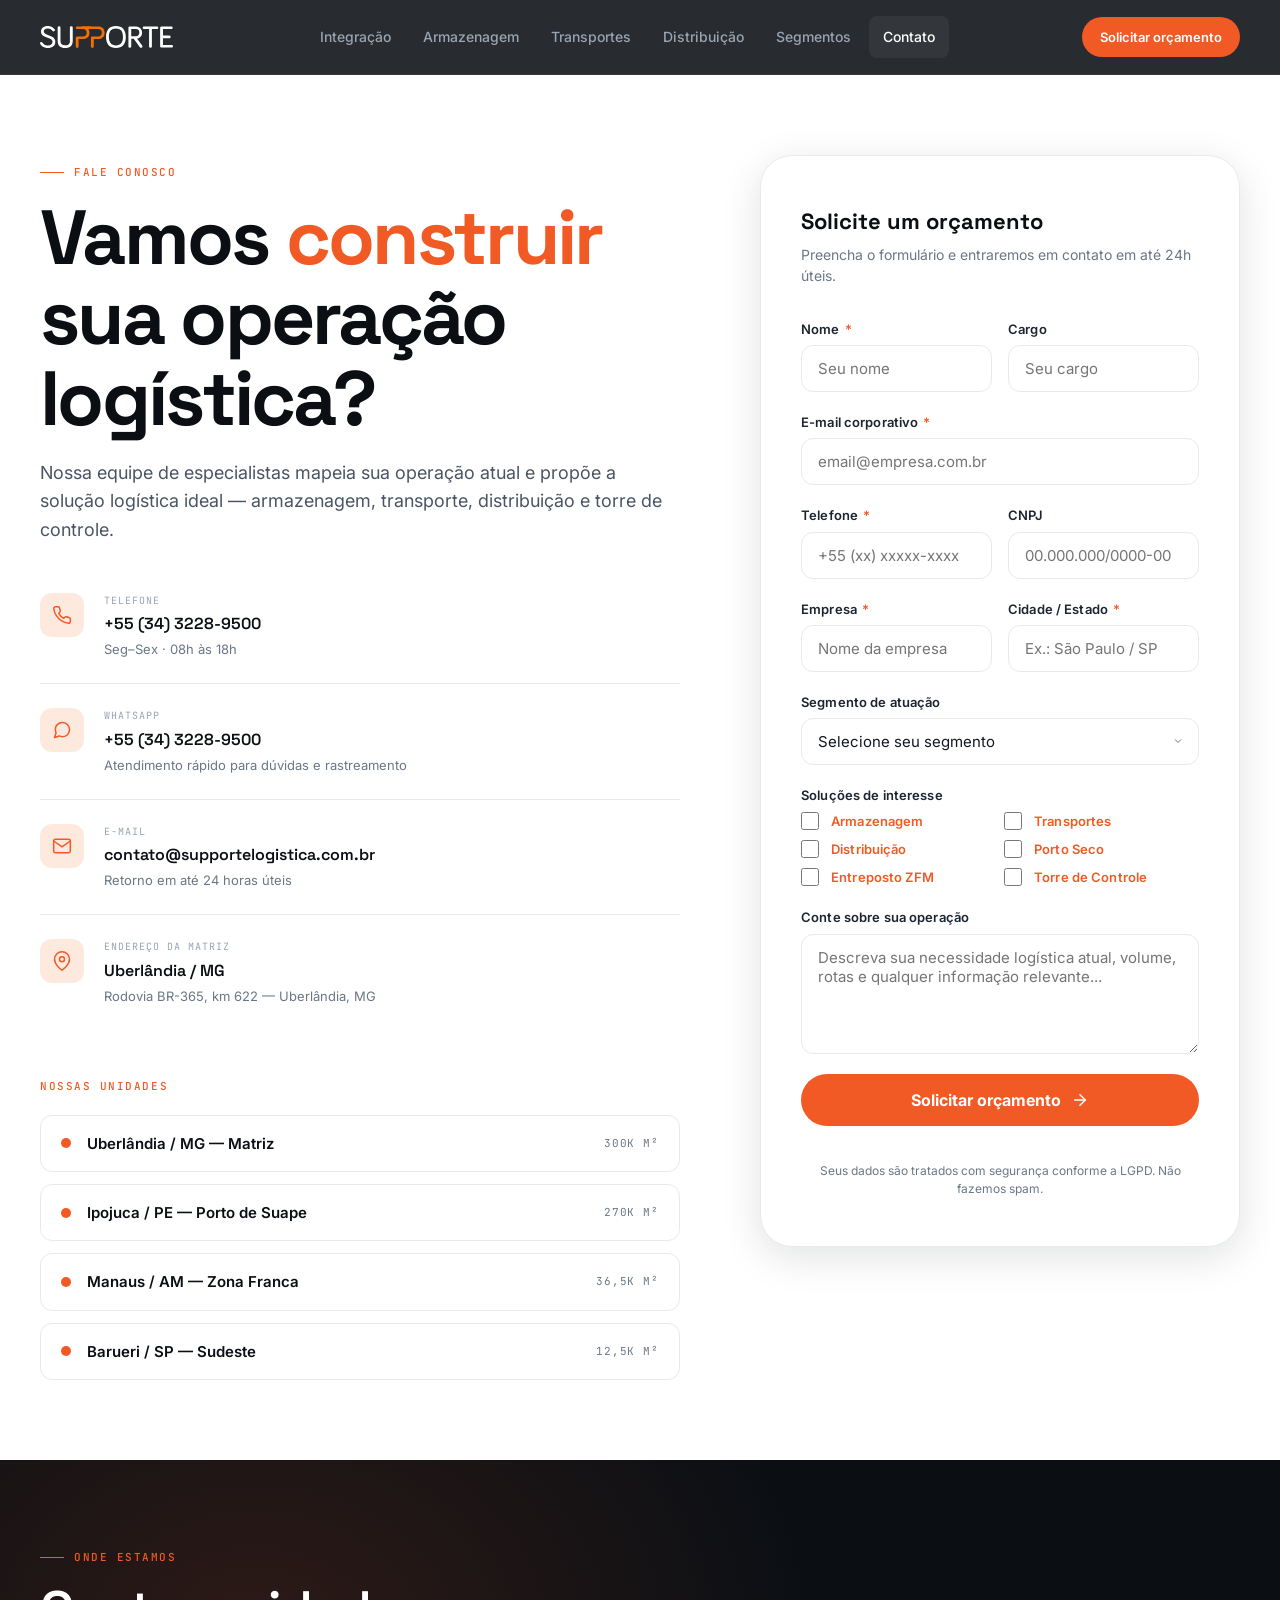
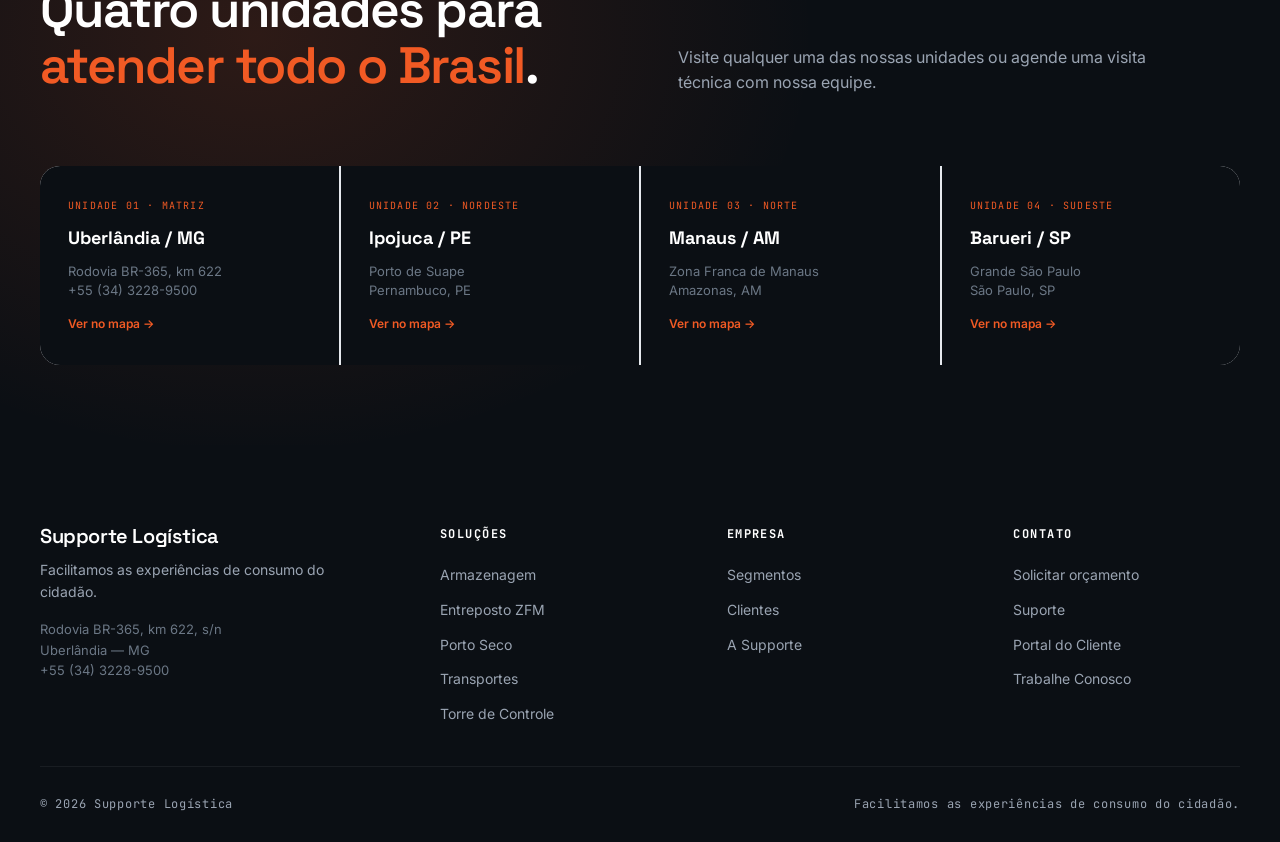
<file: contato.html>
<!DOCTYPE html>
<html lang="pt-BR">
<head>
<meta charset="UTF-8" />
<meta name="viewport" content="width=device-width, initial-scale=1.0" />
<title>Contato — Supporte Logística</title>
<link rel="preconnect" href="https://fonts.googleapis.com">
<link rel="preconnect" href="https://fonts.gstatic.com" crossorigin>
<link href="https://fonts.googleapis.com/css2?family=Space+Grotesk:wght@400;500;600;700&family=Inter:wght@300;400;500;600;700&family=JetBrains+Mono:wght@400;500&display=swap" rel="stylesheet">
<link rel="stylesheet" href="styles.css">
<style>
/* ============================================================
   CONTATO PAGE — extra styles
   ============================================================ */
.contact-layout{
  display:grid; grid-template-columns:1fr 480px; gap:80px; align-items:start;
}
.contact-info{ display:flex; flex-direction:column; gap:48px; }
.contact-info h1{ color:var(--ink-900); }
.contact-info h1 em{ font-style:normal; color:var(--brand-orange); }
.contact-info .lede{ color:var(--ink-500); font-size:18px; line-height:1.6; }

/* Info blocks */
.info-blocks{ display:flex; flex-direction:column; gap:0; }
.info-block{
  display:flex; align-items:flex-start; gap:20px;
  padding:24px 0; border-bottom:1px solid var(--ink-100);
}
.info-block:first-child{ padding-top:0; }
.info-block:last-child{ border-bottom:none; }
.info-block .ib-ico{
  width:44px; height:44px; border-radius:var(--r-md);
  background:var(--brand-orange-100); display:grid; place-items:center;
  color:var(--brand-orange); flex-shrink:0;
}
.info-block .ib-label{ font-family:var(--font-mono); font-size:10px; letter-spacing:.1em; text-transform:uppercase; color:var(--ink-300); margin-bottom:4px; }
.info-block .ib-value{ font-family:var(--font-display); font-size:16px; font-weight:600; color:var(--ink-900); }
.info-block .ib-sub{ font-size:13px; color:var(--ink-400); margin-top:2px; }

/* Unidades quick */
.units-quick{ display:flex; flex-direction:column; gap:12px; }
.uq-item{
  display:flex; align-items:center; gap:16px;
  padding:16px 20px; border:1px solid var(--ink-100);
  border-radius:var(--r-md); transition:border-color .2s;
}
.uq-item:hover{ border-color:var(--brand-orange); }
.uq-item .uq-dot{ width:10px; height:10px; border-radius:50%; background:var(--brand-orange); flex-shrink:0; }
.uq-item .uq-city{ font-weight:600; font-size:15px; color:var(--ink-900); flex:1; }
.uq-item .uq-state{ font-family:var(--font-mono); font-size:11px; letter-spacing:.08em; text-transform:uppercase; color:var(--ink-400); }

/* Form card */
.form-card{
  background:var(--white); border:1px solid var(--ink-100);
  border-radius:var(--r-xl); padding:48px 40px;
  box-shadow:var(--shadow-2);
  position:sticky; top:100px;
}
.form-card .form-title{ font-family:var(--font-display); font-size:22px; font-weight:700; color:var(--ink-900); margin-bottom:6px; }
.form-card .form-sub{ font-size:14px; color:var(--ink-400); margin-bottom:32px; }

/* Form fields */
.field-group{ display:flex; flex-direction:column; gap:20px; }
.field{ display:flex; flex-direction:column; gap:6px; }
.field-row{ display:grid; grid-template-columns:1fr 1fr; gap:16px; }
.field label{ font-size:13px; font-weight:600; color:var(--ink-700); letter-spacing:.01em; }
.field label span{ color:var(--brand-orange); margin-left:2px; }
.field input,
.field select,
.field textarea{
  border:1.5px solid var(--ink-100); border-radius:var(--r-md);
  padding:13px 16px; font-family:var(--font-body); font-size:15px;
  color:var(--ink-800); background:var(--white);
  transition:border-color .2s, box-shadow .2s; outline:none; width:100%;
}
.field input:focus,
.field select:focus,
.field textarea:focus{
  border-color:var(--brand-orange);
  box-shadow:0 0 0 3px rgba(241,90,36,.12);
}
.field textarea{ resize:vertical; min-height:120px; }
.field select{ appearance:none; cursor:pointer; background-image:url("data:image/svg+xml,%3Csvg xmlns='http://www.w3.org/2000/svg' width='12' height='12' viewBox='0 0 24 24' fill='none' stroke='%236B7785' stroke-width='2'%3E%3Cpolyline points='6 9 12 15 18 9'/%3E%3C/svg%3E"); background-repeat:no-repeat; background-position:right 14px center; padding-right:40px; }

/* Checkbox */
.check-group{ display:grid; grid-template-columns:1fr 1fr; gap:8px; }
.check-item{ display:flex; align-items:center; gap:10px; cursor:pointer; }
.check-item input[type="checkbox"]{ width:18px; height:18px; accent-color:var(--brand-orange); flex-shrink:0; cursor:pointer; }
.check-item span{ font-size:13px; color:var(--ink-700); }

.submit-btn{
  width:100%; padding:16px; background:var(--brand-orange); color:white;
  border:none; border-radius:999px; font-family:var(--font-body);
  font-size:16px; font-weight:700; cursor:pointer;
  transition:background .2s, transform .15s;
  display:flex; align-items:center; justify-content:center; gap:10px;
}
.submit-btn:hover{ background:var(--brand-orange-600); transform:translateY(-1px); }
.form-footer-note{ font-size:12px; color:var(--ink-400); text-align:center; margin-top:16px; line-height:1.5; }

/* Success state */
.form-success{
  display:none; flex-direction:column; align-items:center; text-align:center;
  gap:20px; padding:20px 0;
}
.form-success .success-ico{
  width:64px; height:64px; border-radius:50%;
  background:rgba(34,197,94,.1); border:2px solid var(--signal-green);
  display:grid; place-items:center; color:var(--signal-green);
}
.form-success h3{ font-size:22px; margin:0; }
.form-success p{ color:var(--ink-500); font-size:15px; max-width:300px; }

/* Map section */
.map-cards{ display:grid; grid-template-columns:repeat(4,1fr); gap:2px; background:var(--ink-100); border-radius:var(--r-lg); overflow:hidden; }
.map-card{ background:var(--ink-900); padding:32px 28px; display:flex; flex-direction:column; gap:10px; }
.map-card .mc-tag{ font-family:var(--font-mono); font-size:10px; letter-spacing:.12em; text-transform:uppercase; color:var(--brand-orange); }
.map-card .mc-city{ font-family:var(--font-display); font-size:18px; font-weight:700; color:white; }
.map-card .mc-addr{ font-size:13px; color:var(--ink-400); line-height:1.5; }
.map-card .mc-link{ display:inline-flex; align-items:center; gap:6px; font-size:12px; font-weight:600; color:var(--brand-orange); margin-top:4px; }
.map-card .mc-link:hover{ text-decoration:underline; }

@media(max-width:1200px){
  .contact-layout{ grid-template-columns:1fr; }
  .form-card{ position:static; }
  .map-cards{ grid-template-columns:1fr 1fr; }
}
@media(max-width:768px){
  .field-row{ grid-template-columns:1fr; }
  .check-group{ grid-template-columns:1fr; }
  .map-cards{ grid-template-columns:1fr; }
  .form-card{ padding:32px 24px; }
}
</style>
</head>
<body>

<!-- TOP NAV -->
<header class="topnav">
  <div class="inner">
    <a href="index.html" class="logo">
      <img src="logomarca-supporte.svg" alt="Supporte Logística" style="height:22px;display:block;">
    </a>
    <nav class="nav-links">
      <a href="integracao.html">Integração</a>
      <a href="armazenagem.html">Armazenagem</a>
      <a href="transportes.html">Transportes</a>
      <a href="distribuicao.html">Distribuição</a>
      <a href="segmentos.html">Segmentos</a>
      <a href="contato.html" class="active">Contato</a>
    </nav>
    <div class="nav-actions">
      <a class="nav-cta" href="contato.html">Solicitar orçamento</a>
      <button class="hamburger" aria-label="Menu"><svg width="20" height="20" viewBox="0 0 24 24" fill="none"><path d="M3 6h18M3 12h18M3 18h18" stroke="white" stroke-width="2" stroke-linecap="round"/></svg></button>
    </div>
  </div>
</header>
<nav class="mobile-menu">
  <a href="integracao.html">Integração Logística</a>
  <a href="armazenagem.html">Armazenagem</a>
  <a href="transportes.html">Transportes</a>
  <a href="distribuicao.html">Distribuição</a>
  <a href="segmentos.html">Segmentos</a>
  <a href="contato.html">Contato</a>
  <a class="btn btn-primary" href="contato.html">Solicitar orçamento →</a>
</nav>

<!-- MAIN CONTENT -->
<section class="sec sec-white" style="padding-top:80px; padding-bottom:80px">
  <div class="container">
    <div class="contact-layout">

      <!-- LEFT — Info -->
      <div class="contact-info">
        <div>
          <span class="eyebrow">Fale conosco</span>
          <h1 style="margin-top:16px">Vamos <em>construir</em> sua operação logística?</h1>
          <p class="lede" style="margin-top:20px">Nossa equipe de especialistas mapeia sua operação atual e propõe a solução logística ideal — armazenagem, transporte, distribuição e torre de controle.</p>
        </div>

        <div class="info-blocks">
          <div class="info-block">
            <div class="ib-ico">
              <svg width="20" height="20" viewBox="0 0 24 24" fill="none" stroke="currentColor" stroke-width="1.8" stroke-linecap="round" stroke-linejoin="round"><path d="M22 16.92v3a2 2 0 01-2.18 2 19.79 19.79 0 01-8.63-3.07 19.5 19.5 0 01-6-6 19.79 19.79 0 01-3.07-8.67A2 2 0 014.11 2h3a2 2 0 012 1.72c.127.96.361 1.903.7 2.81a2 2 0 01-.45 2.11L8.09 9.91a16 16 0 006 6l1.27-1.27a2 2 0 012.11-.45c.907.339 1.85.573 2.81.7A2 2 0 0122 16.92z"/></svg>
            </div>
            <div>
              <div class="ib-label">Telefone</div>
              <div class="ib-value">+55 (34) 3228-9500</div>
              <div class="ib-sub">Seg–Sex · 08h às 18h</div>
            </div>
          </div>
          <div class="info-block">
            <div class="ib-ico">
              <svg width="20" height="20" viewBox="0 0 24 24" fill="none" stroke="currentColor" stroke-width="1.8" stroke-linecap="round" stroke-linejoin="round"><path d="M21 11.5a8.38 8.38 0 01-.9 3.8 8.5 8.5 0 01-7.6 4.7 8.38 8.38 0 01-3.8-.9L3 21l1.9-5.7a8.38 8.38 0 01-.9-3.8 8.5 8.5 0 014.7-7.6 8.38 8.38 0 013.8-.9h.5a8.48 8.48 0 018 8v.5z"/></svg>
            </div>
            <div>
              <div class="ib-label">WhatsApp</div>
              <div class="ib-value">+55 (34) 3228-9500</div>
              <div class="ib-sub">Atendimento rápido para dúvidas e rastreamento</div>
            </div>
          </div>
          <div class="info-block">
            <div class="ib-ico">
              <svg width="20" height="20" viewBox="0 0 24 24" fill="none" stroke="currentColor" stroke-width="1.8" stroke-linecap="round" stroke-linejoin="round"><path d="M4 4h16c1.1 0 2 .9 2 2v12c0 1.1-.9 2-2 2H4c-1.1 0-2-.9-2-2V6c0-1.1.9-2 2-2z"/><polyline points="22,6 12,13 2,6"/></svg>
            </div>
            <div>
              <div class="ib-label">E-mail</div>
              <div class="ib-value">contato@supportelogistica.com.br</div>
              <div class="ib-sub">Retorno em até 24 horas úteis</div>
            </div>
          </div>
          <div class="info-block">
            <div class="ib-ico">
              <svg width="20" height="20" viewBox="0 0 24 24" fill="none" stroke="currentColor" stroke-width="1.8" stroke-linecap="round" stroke-linejoin="round"><path d="M21 10c0 7-9 13-9 13s-9-6-9-13a9 9 0 0118 0z"/><circle cx="12" cy="10" r="3"/></svg>
            </div>
            <div>
              <div class="ib-label">Endereço da Matriz</div>
              <div class="ib-value">Uberlândia / MG</div>
              <div class="ib-sub">Rodovia BR-365, km 622 — Uberlândia, MG</div>
            </div>
          </div>
        </div>

        <div>
          <span class="eyebrow" style="margin-bottom:20px; display:block">Nossas unidades</span>
          <div class="units-quick">
            <div class="uq-item"><div class="uq-dot"></div><div class="uq-city">Uberlândia / MG — Matriz</div><span class="uq-state">300k m²</span></div>
            <div class="uq-item"><div class="uq-dot"></div><div class="uq-city">Ipojuca / PE — Porto de Suape</div><span class="uq-state">270k m²</span></div>
            <div class="uq-item"><div class="uq-dot"></div><div class="uq-city">Manaus / AM — Zona Franca</div><span class="uq-state">36,5k m²</span></div>
            <div class="uq-item"><div class="uq-dot"></div><div class="uq-city">Barueri / SP — Sudeste</div><span class="uq-state">12,5k m²</span></div>
          </div>
        </div>
      </div>

      <!-- RIGHT — Form -->
      <div class="form-card">
        <div id="form-content">
          <div class="form-title">Solicite um orçamento</div>
          <div class="form-sub">Preencha o formulário e entraremos em contato em até 24h úteis.</div>

          <form id="contact-form" class="field-group" novalidate>
            <div class="field-row">
              <div class="field">
                <label for="nome">Nome <span>*</span></label>
                <input type="text" id="nome" name="nome" placeholder="Seu nome" required />
              </div>
              <div class="field">
                <label for="cargo">Cargo</label>
                <input type="text" id="cargo" name="cargo" placeholder="Seu cargo" />
              </div>
            </div>
            <div class="field">
              <label for="email">E-mail corporativo <span>*</span></label>
              <input type="email" id="email" name="email" placeholder="email@empresa.com.br" required />
            </div>
            <div class="field-row">
              <div class="field">
                <label for="telefone">Telefone <span>*</span></label>
                <input type="tel" id="telefone" name="telefone" placeholder="+55 (xx) xxxxx-xxxx" required />
              </div>
              <div class="field">
                <label for="cnpj">CNPJ</label>
                <input type="text" id="cnpj" name="cnpj" placeholder="00.000.000/0000-00" />
              </div>
            </div>
            <div class="field-row">
              <div class="field">
                <label for="empresa">Empresa <span>*</span></label>
                <input type="text" id="empresa" name="empresa" placeholder="Nome da empresa" required />
              </div>
              <div class="field">
                <label for="cidade">Cidade / Estado <span>*</span></label>
                <input type="text" id="cidade" name="cidade" placeholder="Ex.: São Paulo / SP" required />
              </div>
            </div>
            <div class="field">
              <label for="segmento">Segmento de atuação</label>
              <select id="segmento" name="segmento">
                <option value="">Selecione seu segmento</option>
                <option>Indústria</option>
                <option>Distribuidor</option>
                <option>Atacado</option>
                <option>Varejo</option>
                <option>E-commerce</option>
                <option>Importação / Exportação</option>
                <option>Outro</option>
              </select>
            </div>
            <div class="field">
              <label>Soluções de interesse</label>
              <div class="check-group">
                <label class="check-item"><input type="checkbox" name="solucao" value="armazenagem" /><span>Armazenagem</span></label>
                <label class="check-item"><input type="checkbox" name="solucao" value="transportes" /><span>Transportes</span></label>
                <label class="check-item"><input type="checkbox" name="solucao" value="distribuicao" /><span>Distribuição</span></label>
                <label class="check-item"><input type="checkbox" name="solucao" value="porto-seco" /><span>Porto Seco</span></label>
                <label class="check-item"><input type="checkbox" name="solucao" value="entreposto" /><span>Entreposto ZFM</span></label>
                <label class="check-item"><input type="checkbox" name="solucao" value="torre" /><span>Torre de Controle</span></label>
              </div>
            </div>
            <div class="field">
              <label for="mensagem">Conte sobre sua operação</label>
              <textarea id="mensagem" name="mensagem" placeholder="Descreva sua necessidade logística atual, volume, rotas e qualquer informação relevante..."></textarea>
            </div>
            <button type="submit" class="submit-btn">
              Solicitar orçamento
              <svg width="18" height="18" viewBox="0 0 24 24" fill="none" stroke="currentColor" stroke-width="2" stroke-linecap="round" stroke-linejoin="round"><line x1="5" y1="12" x2="19" y2="12"/><polyline points="12 5 19 12 12 19"/></svg>
            </button>
            <p class="form-footer-note">Seus dados são tratados com segurança conforme a LGPD. Não fazemos spam.</p>
          </form>
        </div>

        <div class="form-success" id="form-success">
          <div class="success-ico">
            <svg width="28" height="28" viewBox="0 0 24 24" fill="none" stroke="currentColor" stroke-width="2" stroke-linecap="round" stroke-linejoin="round"><polyline points="20 6 9 17 4 12"/></svg>
          </div>
          <h3>Mensagem enviada!</h3>
          <p>Nossa equipe comercial entrará em contato em até 24 horas úteis. Obrigado pelo interesse na Supporte Logística.</p>
          <a class="btn btn-primary" href="index.html">Voltar ao início</a>
        </div>
      </div>
    </div>
  </div>
</section>

<!-- UNIDADES MAP -->
<section class="sec sec-dark map-sec" style="padding-top:80px; padding-bottom:80px">
  <div class="container">
    <div class="sec-head">
      <div>
        <span class="eyebrow">Onde estamos</span>
        <h2 style="margin-top:16px">Quatro unidades para <em>atender todo o Brasil</em>.</h2>
      </div>
      <p>Visite qualquer uma das nossas unidades ou agende uma visita técnica com nossa equipe.</p>
    </div>
    <div class="map-cards" style="margin-top:48px">
      <div class="map-card">
        <div class="mc-tag">Unidade 01 · Matriz</div>
        <div class="mc-city">Uberlândia / MG</div>
        <div class="mc-addr">Rodovia BR-365, km 622<br>+55 (34) 3228-9500</div>
        <a href="https://maps.google.com/?q=Rodovia+BR-365+km+622+Uberlândia+MG" target="_blank" class="mc-link">
          Ver no mapa →
        </a>
      </div>
      <div class="map-card">
        <div class="mc-tag">Unidade 02 · Nordeste</div>
        <div class="mc-city">Ipojuca / PE</div>
        <div class="mc-addr">Porto de Suape<br>Pernambuco, PE</div>
        <a href="https://maps.google.com/?q=Porto+de+Suape+Ipojuca+PE" target="_blank" class="mc-link">
          Ver no mapa →
        </a>
      </div>
      <div class="map-card">
        <div class="mc-tag">Unidade 03 · Norte</div>
        <div class="mc-city">Manaus / AM</div>
        <div class="mc-addr">Zona Franca de Manaus<br>Amazonas, AM</div>
        <a href="https://maps.google.com/?q=Zona+Franca+de+Manaus+AM" target="_blank" class="mc-link">
          Ver no mapa →
        </a>
      </div>
      <div class="map-card">
        <div class="mc-tag">Unidade 04 · Sudeste</div>
        <div class="mc-city">Barueri / SP</div>
        <div class="mc-addr">Grande São Paulo<br>São Paulo, SP</div>
        <a href="https://maps.google.com/?q=Barueri+SP" target="_blank" class="mc-link">
          Ver no mapa →
        </a>
      </div>
    </div>
  </div>
</section>

<!-- FOOTER -->
<footer>
  <div class="container">
    <div class="foot-grid">
      <div class="foot-brand">
        <h4>Supporte Logística</h4>
        <p>Facilitamos as experiências de consumo do cidadão.</p>
        <div class="addr">Rodovia BR-365, km 622, s/n<br>Uberlândia — MG<br>+55 (34) 3228-9500</div>
      </div>
      <div class="foot-col"><h5>Soluções</h5><ul>
        <li><a href="armazenagem.html">Armazenagem</a></li>
        <li><a href="armazenagem.html">Entreposto ZFM</a></li>
        <li><a href="armazenagem.html">Porto Seco</a></li>
        <li><a href="transportes.html">Transportes</a></li>
        <li><a href="integracao.html">Torre de Controle</a></li>
      </ul></div>
      <div class="foot-col"><h5>Empresa</h5><ul>
        <li><a href="segmentos.html">Segmentos</a></li>
        <li><a href="#">Clientes</a></li>
        <li><a href="#">A Supporte</a></li>
      </ul></div>
      <div class="foot-col"><h5>Contato</h5><ul>
        <li><a href="contato.html">Solicitar orçamento</a></li>
        <li><a href="suporte.html">Suporte</a></li>
        <li><a href="#">Portal do Cliente</a></li>
        <li><a href="#">Trabalhe Conosco</a></li>
      </ul></div>
    </div>
    <div class="foot-bottom">
      <span>© 2026 Supporte Logística</span>
      <span>Facilitamos as experiências de consumo do cidadão.</span>
    </div>
  </div>
</footer>

<script src="app.js"></script>
</body>
</html>
</file>
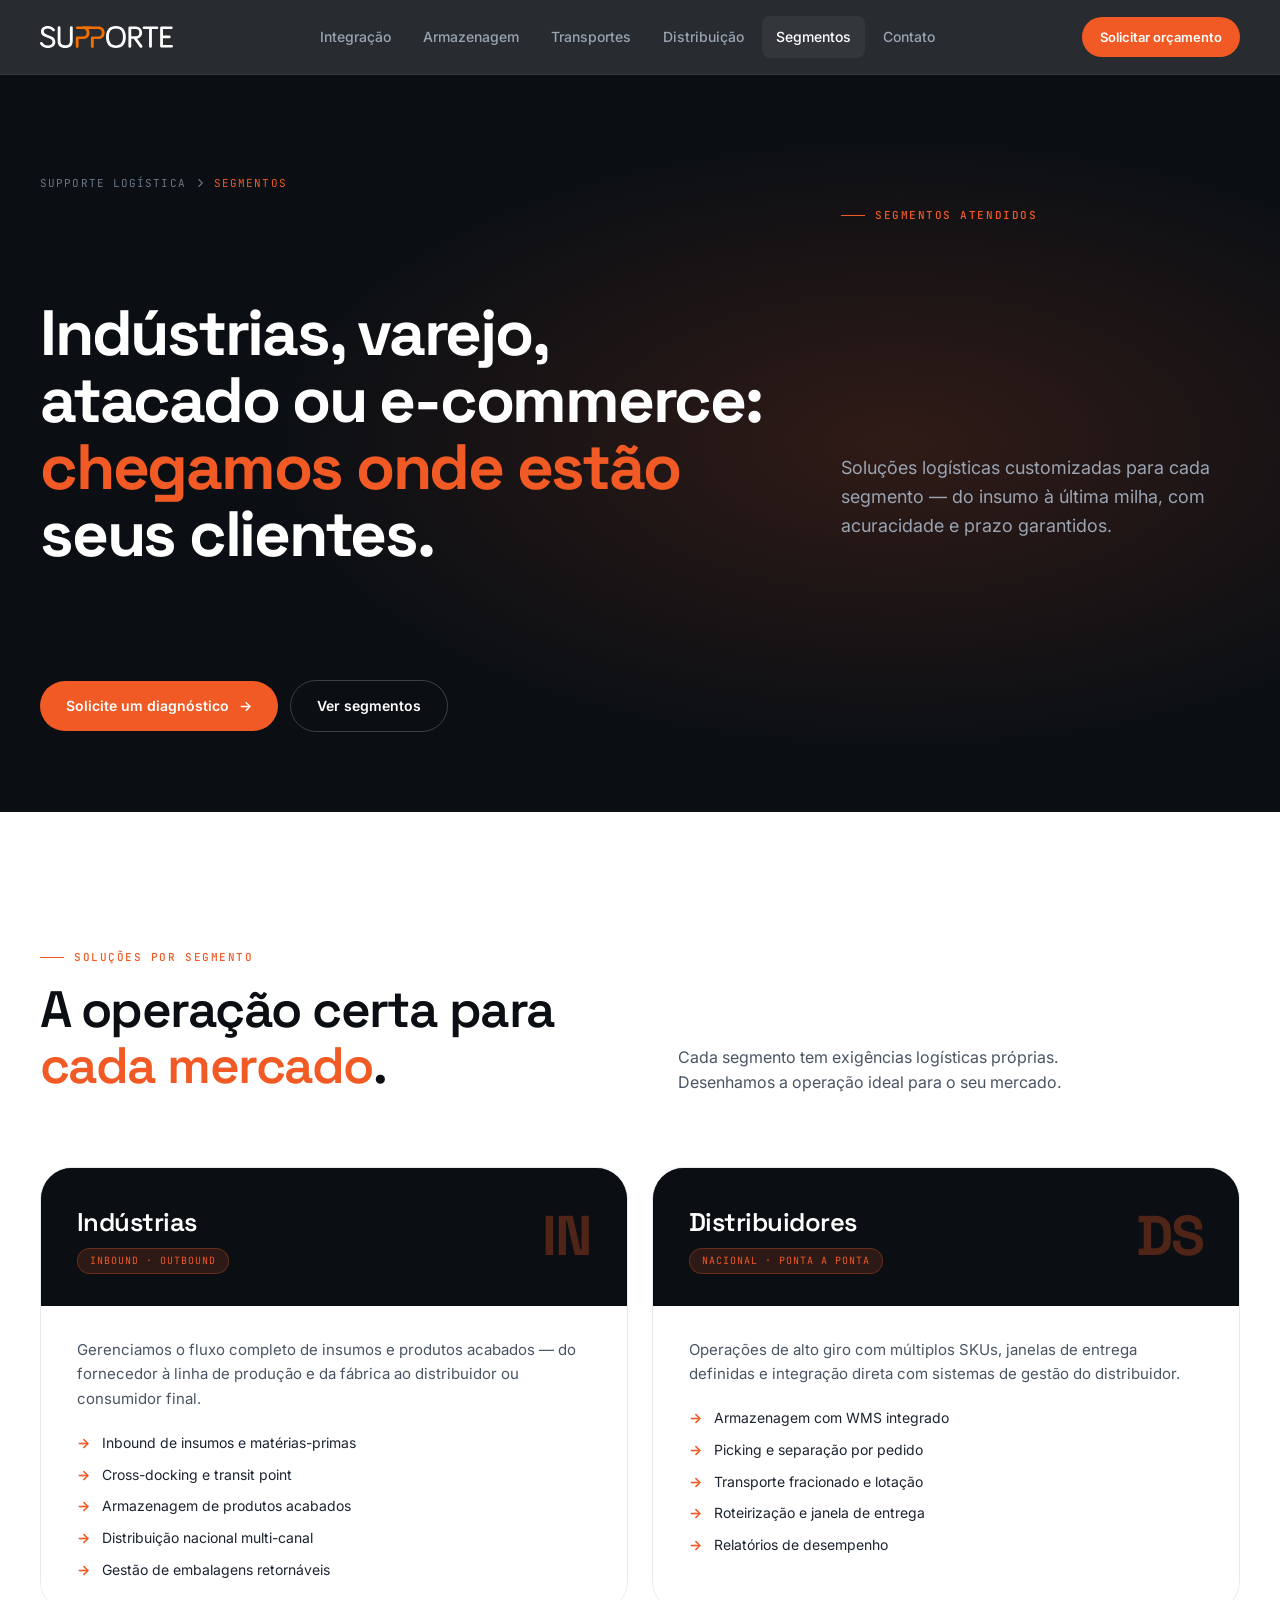
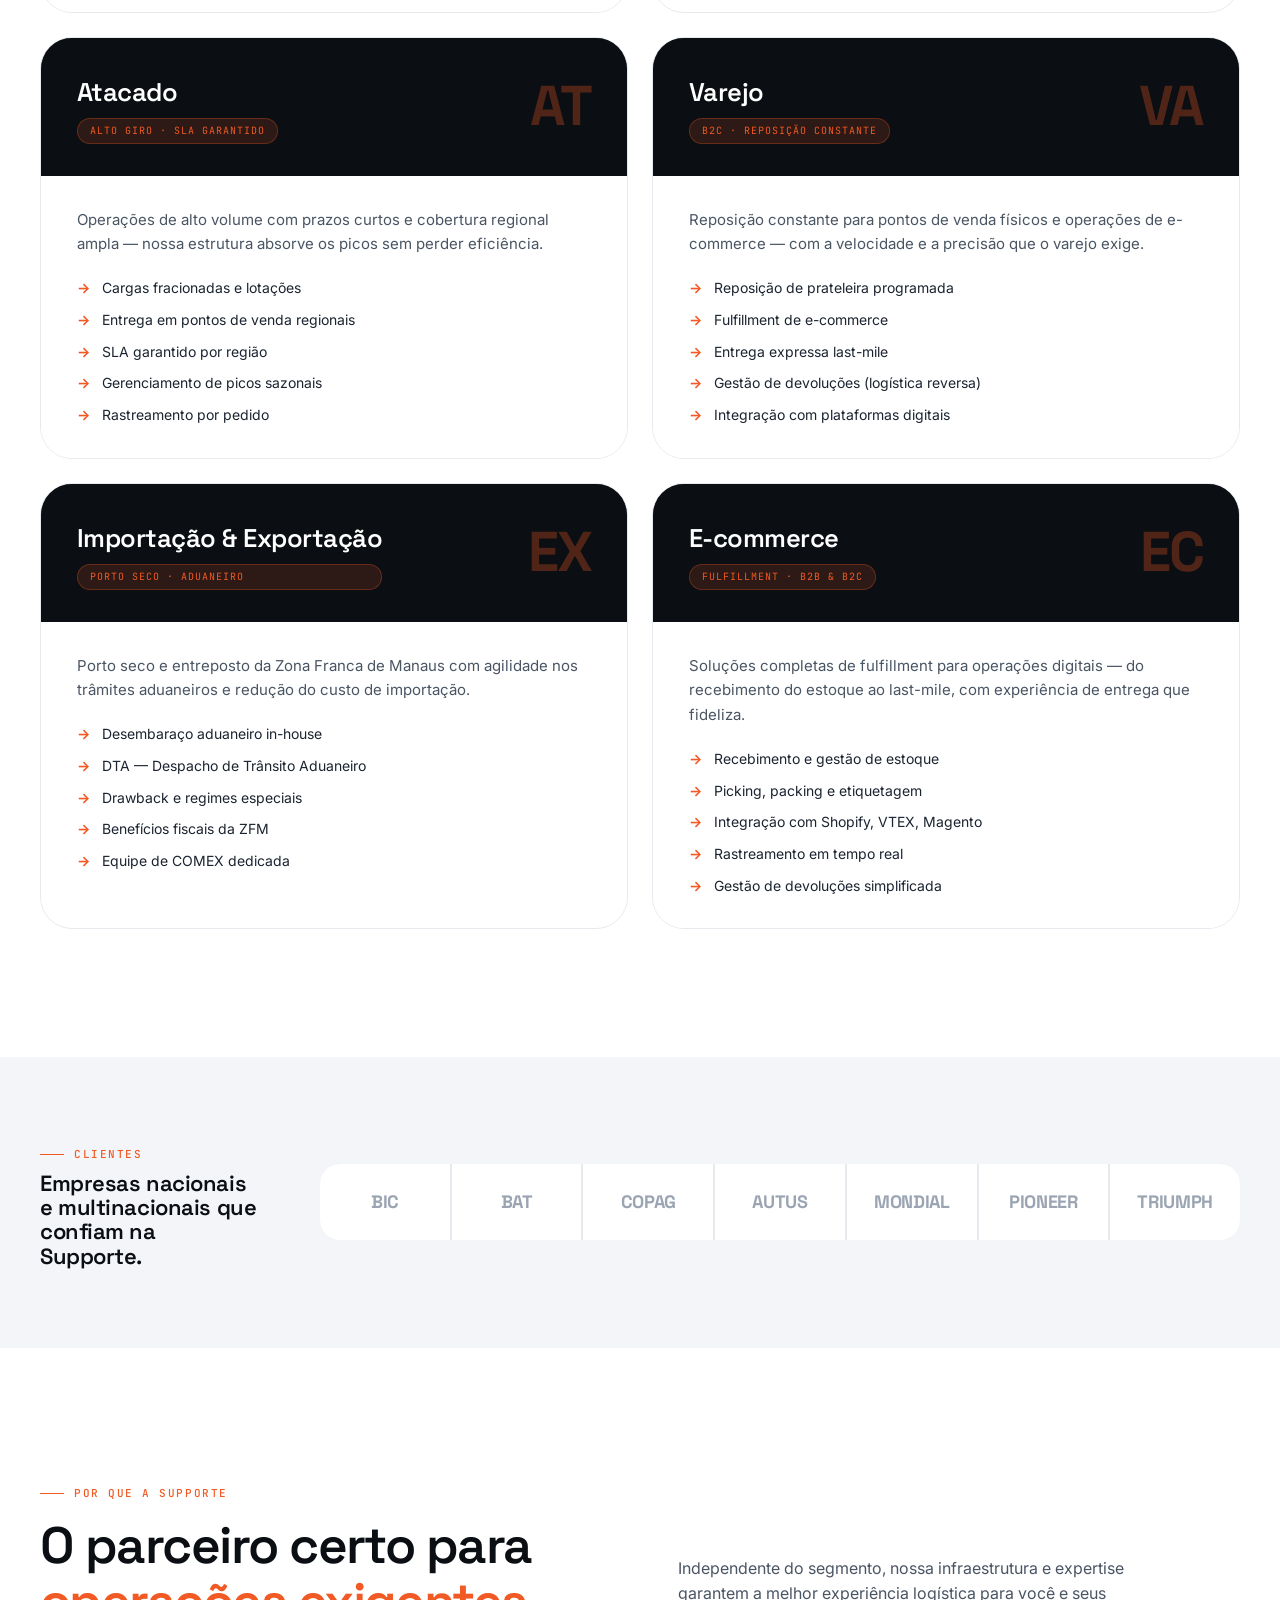
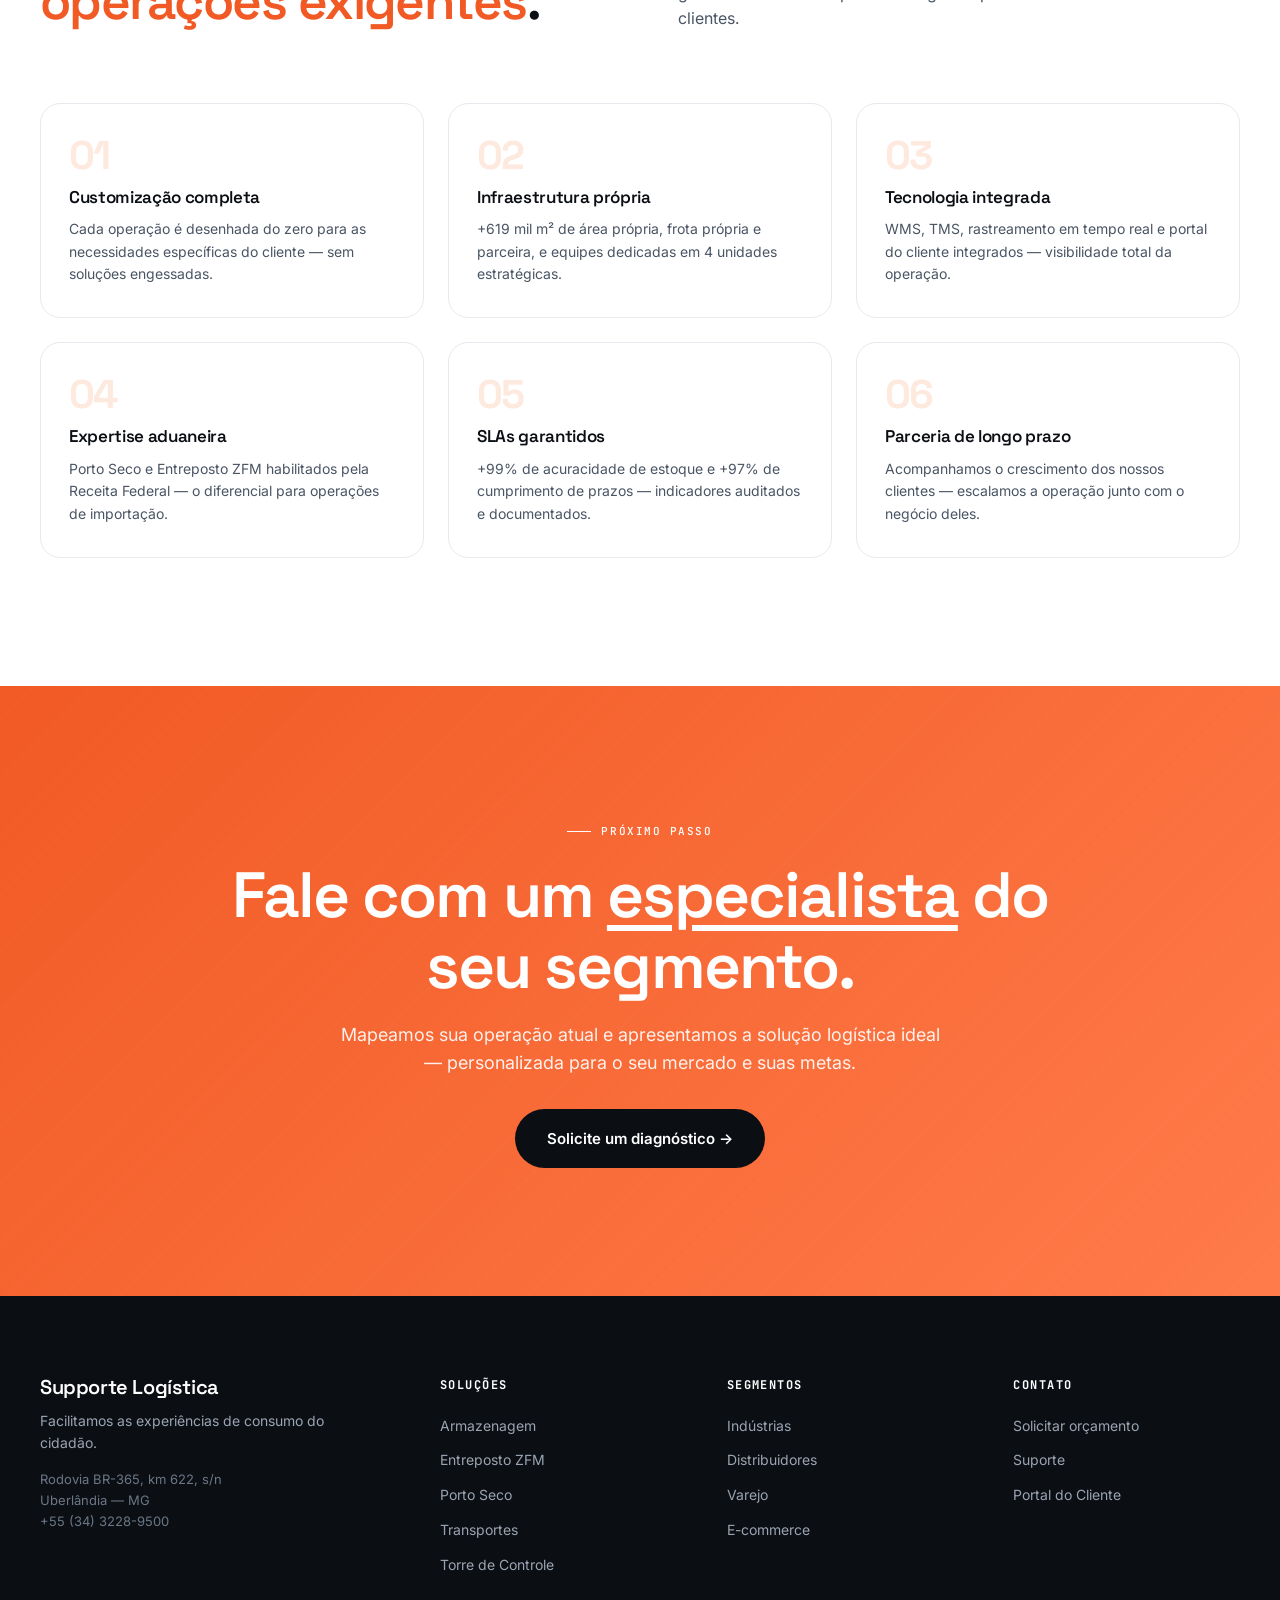
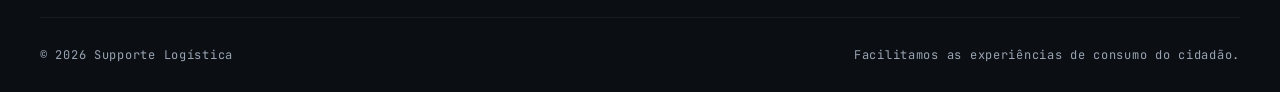
<file: segmentos.html>
<!DOCTYPE html>
<html lang="pt-BR">
<head>
<meta charset="UTF-8" />
<meta name="viewport" content="width=device-width, initial-scale=1.0" />
<title>Segmentos — Supporte Logística</title>
<link rel="preconnect" href="https://fonts.googleapis.com">
<link rel="preconnect" href="https://fonts.gstatic.com" crossorigin>
<link href="https://fonts.googleapis.com/css2?family=Space+Grotesk:wght@400;500;600;700&family=Inter:wght@300;400;500;600;700&family=JetBrains+Mono:wght@400;500&display=swap" rel="stylesheet">
<link rel="stylesheet" href="styles.css">
<style>
/* ============================================================
   SEGMENTOS PAGE — extra styles
   ============================================================ */
.page-hero{
  background:var(--ink-900); padding:100px 0 80px;
  position:relative; overflow:hidden;
}
.page-hero::before{
  content:""; position:absolute; inset:0;
  background:radial-gradient(ellipse 70% 60% at 70% 50%, rgba(241,90,36,.16) 0%, transparent 70%);
  pointer-events:none;
}
.page-hero .container{ position:relative; z-index:1; }
.page-hero .breadcrumb{ font-family:var(--font-mono); font-size:11px; letter-spacing:.1em; text-transform:uppercase; color:var(--ink-400); margin-bottom:32px; display:flex; align-items:center; gap:8px; }
.page-hero .breadcrumb a{ color:var(--ink-400); }
.page-hero .breadcrumb a:hover{ color:var(--white); }
.page-hero .breadcrumb span{ color:var(--brand-orange); }
.page-hero h1{ color:var(--white); max-width:800px; margin-bottom:20px; }
.page-hero h1 em{ font-style:normal; color:var(--brand-orange); }
.page-hero .lede{ color:var(--ink-300); font-size:18px; line-height:1.6; max-width:600px; margin-bottom:48px; }

/* Segment detail cards */
.seg-detail-grid{
  display:grid; grid-template-columns:repeat(2,1fr); gap:24px;
}
.seg-detail-card{
  border:1px solid var(--ink-100); border-radius:var(--r-xl);
  overflow:hidden; transition:transform .2s, box-shadow .2s, border-color .2s;
}
.seg-detail-card:hover{ transform:translateY(-4px); box-shadow:var(--shadow-2); border-color:var(--brand-orange); }
.seg-detail-card .card-head{
  padding:40px 36px 32px;
  background:var(--ink-900);
  display:flex; align-items:flex-start; justify-content:space-between; gap:16px;
}
.seg-detail-card .glyph-big{
  font-family:var(--font-display); font-size:56px; font-weight:700;
  color:rgba(241,90,36,.3); letter-spacing:-0.04em; line-height:1;
  flex-shrink:0;
}
.seg-detail-card .card-head h3{ color:white; font-size:clamp(20px,2vw,26px); margin:0; flex:1; }
.seg-detail-card .card-head .tag-badge{
  background:rgba(241,90,36,.15); border:1px solid rgba(241,90,36,.3);
  border-radius:999px; padding:4px 12px;
  font-family:var(--font-mono); font-size:10px; letter-spacing:.1em; text-transform:uppercase;
  color:var(--brand-orange); white-space:nowrap;
}
.seg-detail-card .card-body{ padding:32px 36px; background:var(--white); display:flex; flex-direction:column; gap:20px; }
.seg-detail-card .card-body p{ color:var(--ink-500); font-size:15px; line-height:1.65; margin:0; }
.seg-detail-card .services-list{ display:flex; flex-direction:column; gap:10px; }
.seg-detail-card .srv-item{ display:flex; align-items:center; gap:12px; font-size:14px; color:var(--ink-700); }
.seg-detail-card .srv-item::before{ content:"→"; color:var(--brand-orange); font-weight:700; flex-shrink:0; }

/* Clients section */
.clients-grid-big{
  display:grid; grid-template-columns:repeat(7,1fr); gap:2px;
  background:var(--ink-100); border-radius:var(--r-lg); overflow:hidden;
}
.client-tile{
  background:var(--white); padding:24px 20px;
  display:flex; align-items:center; justify-content:center;
  font-family:var(--font-display); font-weight:700; font-size:18px; color:var(--ink-300);
  letter-spacing:-0.02em; transition:color .2s, background .2s;
}
.client-tile:hover{ color:var(--ink-900); background:var(--ink-50); }

/* Why */
.why-grid{ display:grid; grid-template-columns:repeat(3,1fr); gap:24px; }
.why-item{ padding:32px 28px; border:1px solid var(--ink-100); border-radius:var(--r-lg); display:flex; flex-direction:column; gap:12px; }
.why-item .w-num{ font-family:var(--font-display); font-size:40px; font-weight:700; color:var(--brand-orange-100); letter-spacing:-0.04em; line-height:1; }
.why-item h4{ margin:0; font-size:17px; }
.why-item p{ color:var(--ink-500); font-size:14px; line-height:1.6; margin:0; }

@media(max-width:1024px){
  .seg-detail-grid{ grid-template-columns:1fr; }
  .clients-grid-big{ grid-template-columns:repeat(4,1fr); }
  .why-grid{ grid-template-columns:1fr 1fr; }
}
@media(max-width:768px){
  .clients-grid-big{ grid-template-columns:repeat(2,1fr); }
  .why-grid{ grid-template-columns:1fr; }
  .page-hero{ padding:80px 0 60px; }
}
</style>
</head>
<body>

<!-- TOP NAV -->
<header class="topnav">
  <div class="inner">
    <a href="index.html" class="logo">
      <img src="logomarca-supporte.svg" alt="Supporte Logística" style="height:22px;display:block;">
    </a>
    <nav class="nav-links">
      <a href="integracao.html">Integração</a>
      <a href="armazenagem.html">Armazenagem</a>
      <a href="transportes.html">Transportes</a>
      <a href="distribuicao.html">Distribuição</a>
      <a href="segmentos.html" class="active">Segmentos</a>
      <a href="contato.html">Contato</a>
    </nav>
    <div class="nav-actions">
      <a class="nav-cta" href="contato.html">Solicitar orçamento</a>
      <button class="hamburger" aria-label="Menu"><svg width="20" height="20" viewBox="0 0 24 24" fill="none"><path d="M3 6h18M3 12h18M3 18h18" stroke="white" stroke-width="2" stroke-linecap="round"/></svg></button>
    </div>
  </div>
</header>
<nav class="mobile-menu">
  <a href="integracao.html">Integração Logística</a>
  <a href="armazenagem.html">Armazenagem</a>
  <a href="transportes.html">Transportes</a>
  <a href="distribuicao.html">Distribuição</a>
  <a href="segmentos.html">Segmentos</a>
  <a href="contato.html">Contato</a>
  <a class="btn btn-primary" href="contato.html">Solicitar orçamento →</a>
</nav>

<!-- HERO -->
<section class="page-hero">
  <div class="container">
    <div class="breadcrumb">
      <a href="index.html">Supporte Logística</a>
      <svg width="12" height="12" viewBox="0 0 16 16" fill="none"><path d="M6 3l5 5-5 5" stroke="currentColor" stroke-width="1.5"/></svg>
      <span>Segmentos</span>
    </div>
    <span class="eyebrow">Segmentos atendidos</span>
    <h1 style="margin-top:16px">Indústrias, varejo, atacado ou e-commerce: <em>chegamos onde estão</em> seus clientes.</h1>
    <p class="lede">Soluções logísticas customizadas para cada segmento — do insumo à última milha, com acuracidade e prazo garantidos.</p>
    <div class="hero-cta">
      <a class="btn btn-primary" href="contato.html">Solicite um diagnóstico <span>→</span></a>
      <a class="btn btn-ghost" href="#segmentos">Ver segmentos</a>
    </div>
  </div>
</section>

<!-- SEGMENTS DETAIL -->
<section class="sec sec-white" id="segmentos">
  <div class="container">
    <div class="sec-head">
      <div>
        <span class="eyebrow">Soluções por segmento</span>
        <h2 style="margin-top:16px">A operação certa para <em>cada mercado</em>.</h2>
      </div>
      <p>Cada segmento tem exigências logísticas próprias. Desenhamos a operação ideal para o seu mercado.</p>
    </div>
    <div class="seg-detail-grid">
      <!-- Indústrias -->
      <div class="seg-detail-card">
        <div class="card-head" style="background-image:url('https://images.unsplash.com/photo-1565793806330-3f5bf26e6e32?auto=format&fit=crop&w=700&h=220&q=70')">
          <div>
            <h3>Indústrias</h3>
            <div class="tag-badge" style="margin-top:12px">Inbound · Outbound</div>
          </div>
          <div class="glyph-big">IN</div>
        </div>
        <div class="card-body">
          <p>Gerenciamos o fluxo completo de insumos e produtos acabados — do fornecedor à linha de produção e da fábrica ao distribuidor ou consumidor final.</p>
          <div class="services-list">
            <div class="srv-item">Inbound de insumos e matérias-primas</div>
            <div class="srv-item">Cross-docking e transit point</div>
            <div class="srv-item">Armazenagem de produtos acabados</div>
            <div class="srv-item">Distribuição nacional multi-canal</div>
            <div class="srv-item">Gestão de embalagens retornáveis</div>
          </div>
        </div>
      </div>
      <!-- Distribuidores -->
      <div class="seg-detail-card">
        <div class="card-head" style="background-image:url('https://images.unsplash.com/photo-1553413077-3a70a29a1ee7?auto=format&fit=crop&w=700&h=220&q=70')">
          <div>
            <h3>Distribuidores</h3>
            <div class="tag-badge" style="margin-top:12px">Nacional · Ponta a ponta</div>
          </div>
          <div class="glyph-big">DS</div>
        </div>
        <div class="card-body">
          <p>Operações de alto giro com múltiplos SKUs, janelas de entrega definidas e integração direta com sistemas de gestão do distribuidor.</p>
          <div class="services-list">
            <div class="srv-item">Armazenagem com WMS integrado</div>
            <div class="srv-item">Picking e separação por pedido</div>
            <div class="srv-item">Transporte fracionado e lotação</div>
            <div class="srv-item">Roteirização e janela de entrega</div>
            <div class="srv-item">Relatórios de desempenho</div>
          </div>
        </div>
      </div>
      <!-- Atacado -->
      <div class="seg-detail-card">
        <div class="card-head" style="background-image:url('https://images.unsplash.com/photo-1586528116311-ad8dd3c8310d?auto=format&fit=crop&w=700&h=220&q=70')">
          <div>
            <h3>Atacado</h3>
            <div class="tag-badge" style="margin-top:12px">Alto giro · SLA garantido</div>
          </div>
          <div class="glyph-big">AT</div>
        </div>
        <div class="card-body">
          <p>Operações de alto volume com prazos curtos e cobertura regional ampla — nossa estrutura absorve os picos sem perder eficiência.</p>
          <div class="services-list">
            <div class="srv-item">Cargas fracionadas e lotações</div>
            <div class="srv-item">Entrega em pontos de venda regionais</div>
            <div class="srv-item">SLA garantido por região</div>
            <div class="srv-item">Gerenciamento de picos sazonais</div>
            <div class="srv-item">Rastreamento por pedido</div>
          </div>
        </div>
      </div>
      <!-- Varejo -->
      <div class="seg-detail-card">
        <div class="card-head" style="background-image:url('https://images.unsplash.com/photo-1472851294608-062f824d29cc?auto=format&fit=crop&w=700&h=220&q=70')">
          <div>
            <h3>Varejo</h3>
            <div class="tag-badge" style="margin-top:12px">B2C · Reposição constante</div>
          </div>
          <div class="glyph-big">VA</div>
        </div>
        <div class="card-body">
          <p>Reposição constante para pontos de venda físicos e operações de e-commerce — com a velocidade e a precisão que o varejo exige.</p>
          <div class="services-list">
            <div class="srv-item">Reposição de prateleira programada</div>
            <div class="srv-item">Fulfillment de e-commerce</div>
            <div class="srv-item">Entrega expressa last-mile</div>
            <div class="srv-item">Gestão de devoluções (logística reversa)</div>
            <div class="srv-item">Integração com plataformas digitais</div>
          </div>
        </div>
      </div>
      <!-- Importação / Exportação -->
      <div class="seg-detail-card">
        <div class="card-head" style="background-image:url('https://images.unsplash.com/photo-1566576912-3beaddbdabf5?auto=format&fit=crop&w=700&h=220&q=70')">
          <div>
            <h3>Importação & Exportação</h3>
            <div class="tag-badge" style="margin-top:12px">Porto Seco · Aduaneiro</div>
          </div>
          <div class="glyph-big">EX</div>
        </div>
        <div class="card-body">
          <p>Porto seco e entreposto da Zona Franca de Manaus com agilidade nos trâmites aduaneiros e redução do custo de importação.</p>
          <div class="services-list">
            <div class="srv-item">Desembaraço aduaneiro in-house</div>
            <div class="srv-item">DTA — Despacho de Trânsito Aduaneiro</div>
            <div class="srv-item">Drawback e regimes especiais</div>
            <div class="srv-item">Benefícios fiscais da ZFM</div>
            <div class="srv-item">Equipe de COMEX dedicada</div>
          </div>
        </div>
      </div>
      <!-- E-commerce -->
      <div class="seg-detail-card">
        <div class="card-head" style="background-image:url('https://images.unsplash.com/photo-1578575437130-527eed3abbec?auto=format&fit=crop&w=700&h=220&q=70')">
          <div>
            <h3>E-commerce</h3>
            <div class="tag-badge" style="margin-top:12px">Fulfillment · B2B & B2C</div>
          </div>
          <div class="glyph-big">EC</div>
        </div>
        <div class="card-body">
          <p>Soluções completas de fulfillment para operações digitais — do recebimento do estoque ao last-mile, com experiência de entrega que fideliza.</p>
          <div class="services-list">
            <div class="srv-item">Recebimento e gestão de estoque</div>
            <div class="srv-item">Picking, packing e etiquetagem</div>
            <div class="srv-item">Integração com Shopify, VTEX, Magento</div>
            <div class="srv-item">Rastreamento em tempo real</div>
            <div class="srv-item">Gestão de devoluções simplificada</div>
          </div>
        </div>
      </div>
    </div>
  </div>
</section>

<!-- CLIENTES -->
<section class="sec sec-soft" style="padding-top:80px; padding-bottom:80px">
  <div class="container">
    <div class="clients-inner">
      <div class="clients-label">
        <span class="eyebrow">Clientes</span>
        <h4 style="margin-top:8px">Empresas nacionais e multinacionais que confiam na Supporte.</h4>
      </div>
      <div class="clients-grid-big">
        <div class="client-tile">BIC</div>
        <div class="client-tile">BAT</div>
        <div class="client-tile">COPAG</div>
        <div class="client-tile">AUTUS</div>
        <div class="client-tile">MONDIAL</div>
        <div class="client-tile">PIONEER</div>
        <div class="client-tile">TRIUMPH</div>
      </div>
    </div>
  </div>
</section>

<!-- POR QUE A SUPPORTE -->
<section class="sec sec-white">
  <div class="container">
    <div class="sec-head">
      <div>
        <span class="eyebrow">Por que a Supporte</span>
        <h2 style="margin-top:16px">O parceiro certo para <em>operações exigentes</em>.</h2>
      </div>
      <p>Independente do segmento, nossa infraestrutura e expertise garantem a melhor experiência logística para você e seus clientes.</p>
    </div>
    <div class="why-grid">
      <div class="why-item">
        <div class="w-num">01</div>
        <h4>Customização completa</h4>
        <p>Cada operação é desenhada do zero para as necessidades específicas do cliente — sem soluções engessadas.</p>
      </div>
      <div class="why-item">
        <div class="w-num">02</div>
        <h4>Infraestrutura própria</h4>
        <p>+619 mil m² de área própria, frota própria e parceira, e equipes dedicadas em 4 unidades estratégicas.</p>
      </div>
      <div class="why-item">
        <div class="w-num">03</div>
        <h4>Tecnologia integrada</h4>
        <p>WMS, TMS, rastreamento em tempo real e portal do cliente integrados — visibilidade total da operação.</p>
      </div>
      <div class="why-item">
        <div class="w-num">04</div>
        <h4>Expertise aduaneira</h4>
        <p>Porto Seco e Entreposto ZFM habilitados pela Receita Federal — o diferencial para operações de importação.</p>
      </div>
      <div class="why-item">
        <div class="w-num">05</div>
        <h4>SLAs garantidos</h4>
        <p>+99% de acuracidade de estoque e +97% de cumprimento de prazos — indicadores auditados e documentados.</p>
      </div>
      <div class="why-item">
        <div class="w-num">06</div>
        <h4>Parceria de longo prazo</h4>
        <p>Acompanhamos o crescimento dos nossos clientes — escalamos a operação junto com o negócio deles.</p>
      </div>
    </div>
  </div>
</section>

<!-- FINAL CTA -->
<section class="final-cta">
  <div class="container">
    <span class="eyebrow">Próximo passo</span>
    <h2 style="margin-top:20px">Fale com um <em style="font-style:normal; text-decoration:underline; text-underline-offset:8px">especialista</em> do seu segmento.</h2>
    <p>Mapeamos sua operação atual e apresentamos a solução logística ideal — personalizada para o seu mercado e suas metas.</p>
    <a class="btn btn-dark" href="contato.html">Solicite um diagnóstico →</a>
  </div>
</section>

<!-- FOOTER -->
<footer>
  <div class="container">
    <div class="foot-grid">
      <div class="foot-brand">
        <h4>Supporte Logística</h4>
        <p>Facilitamos as experiências de consumo do cidadão.</p>
        <div class="addr">Rodovia BR-365, km 622, s/n<br>Uberlândia — MG<br>+55 (34) 3228-9500</div>
      </div>
      <div class="foot-col"><h5>Soluções</h5><ul>
        <li><a href="armazenagem.html">Armazenagem</a></li>
        <li><a href="armazenagem.html">Entreposto ZFM</a></li>
        <li><a href="armazenagem.html">Porto Seco</a></li>
        <li><a href="transportes.html">Transportes</a></li>
        <li><a href="integracao.html">Torre de Controle</a></li>
      </ul></div>
      <div class="foot-col"><h5>Segmentos</h5><ul>
        <li><a href="segmentos.html">Indústrias</a></li>
        <li><a href="segmentos.html">Distribuidores</a></li>
        <li><a href="segmentos.html">Varejo</a></li>
        <li><a href="segmentos.html">E-commerce</a></li>
      </ul></div>
      <div class="foot-col"><h5>Contato</h5><ul>
        <li><a href="contato.html">Solicitar orçamento</a></li>
        <li><a href="suporte.html">Suporte</a></li>
        <li><a href="#">Portal do Cliente</a></li>
      </ul></div>
    </div>
    <div class="foot-bottom">
      <span>© 2026 Supporte Logística</span>
      <span>Facilitamos as experiências de consumo do cidadão.</span>
    </div>
  </div>
</footer>
<script src="app.js"></script>
</body>
</html>
</file>
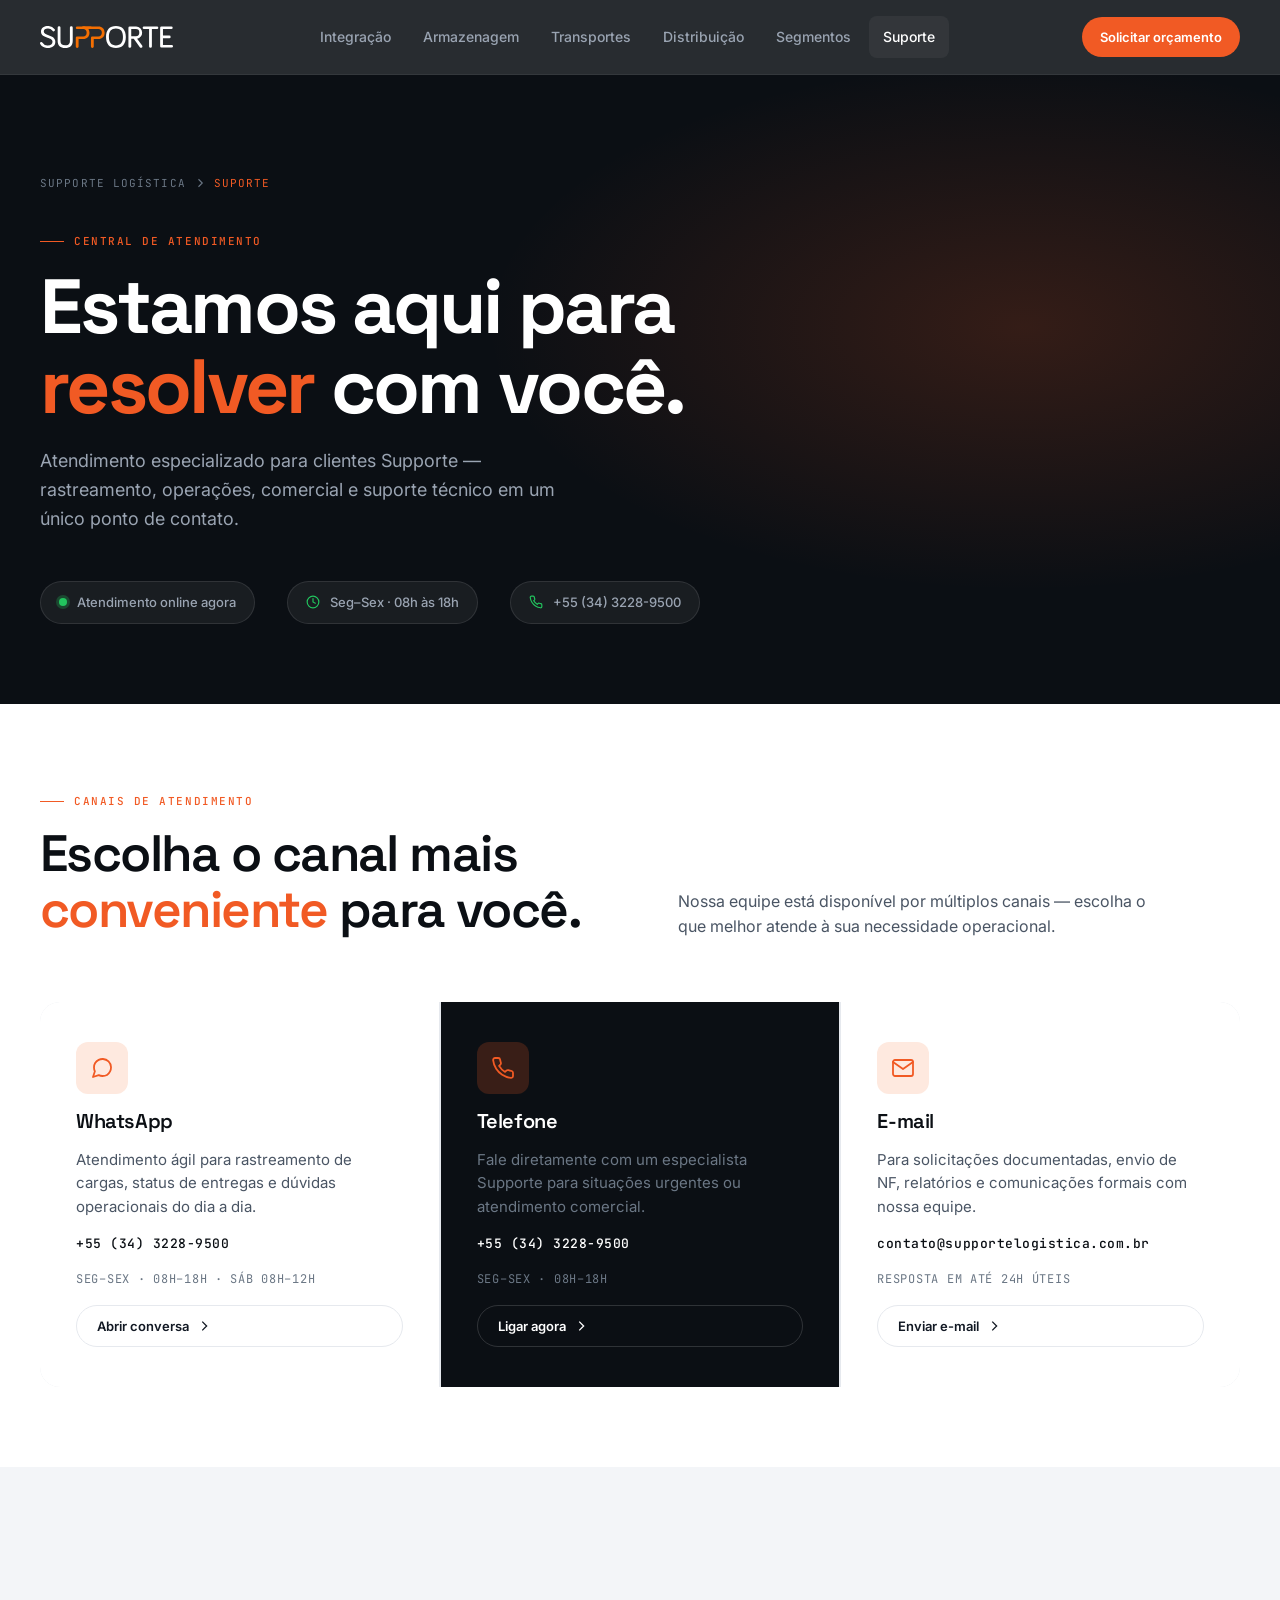
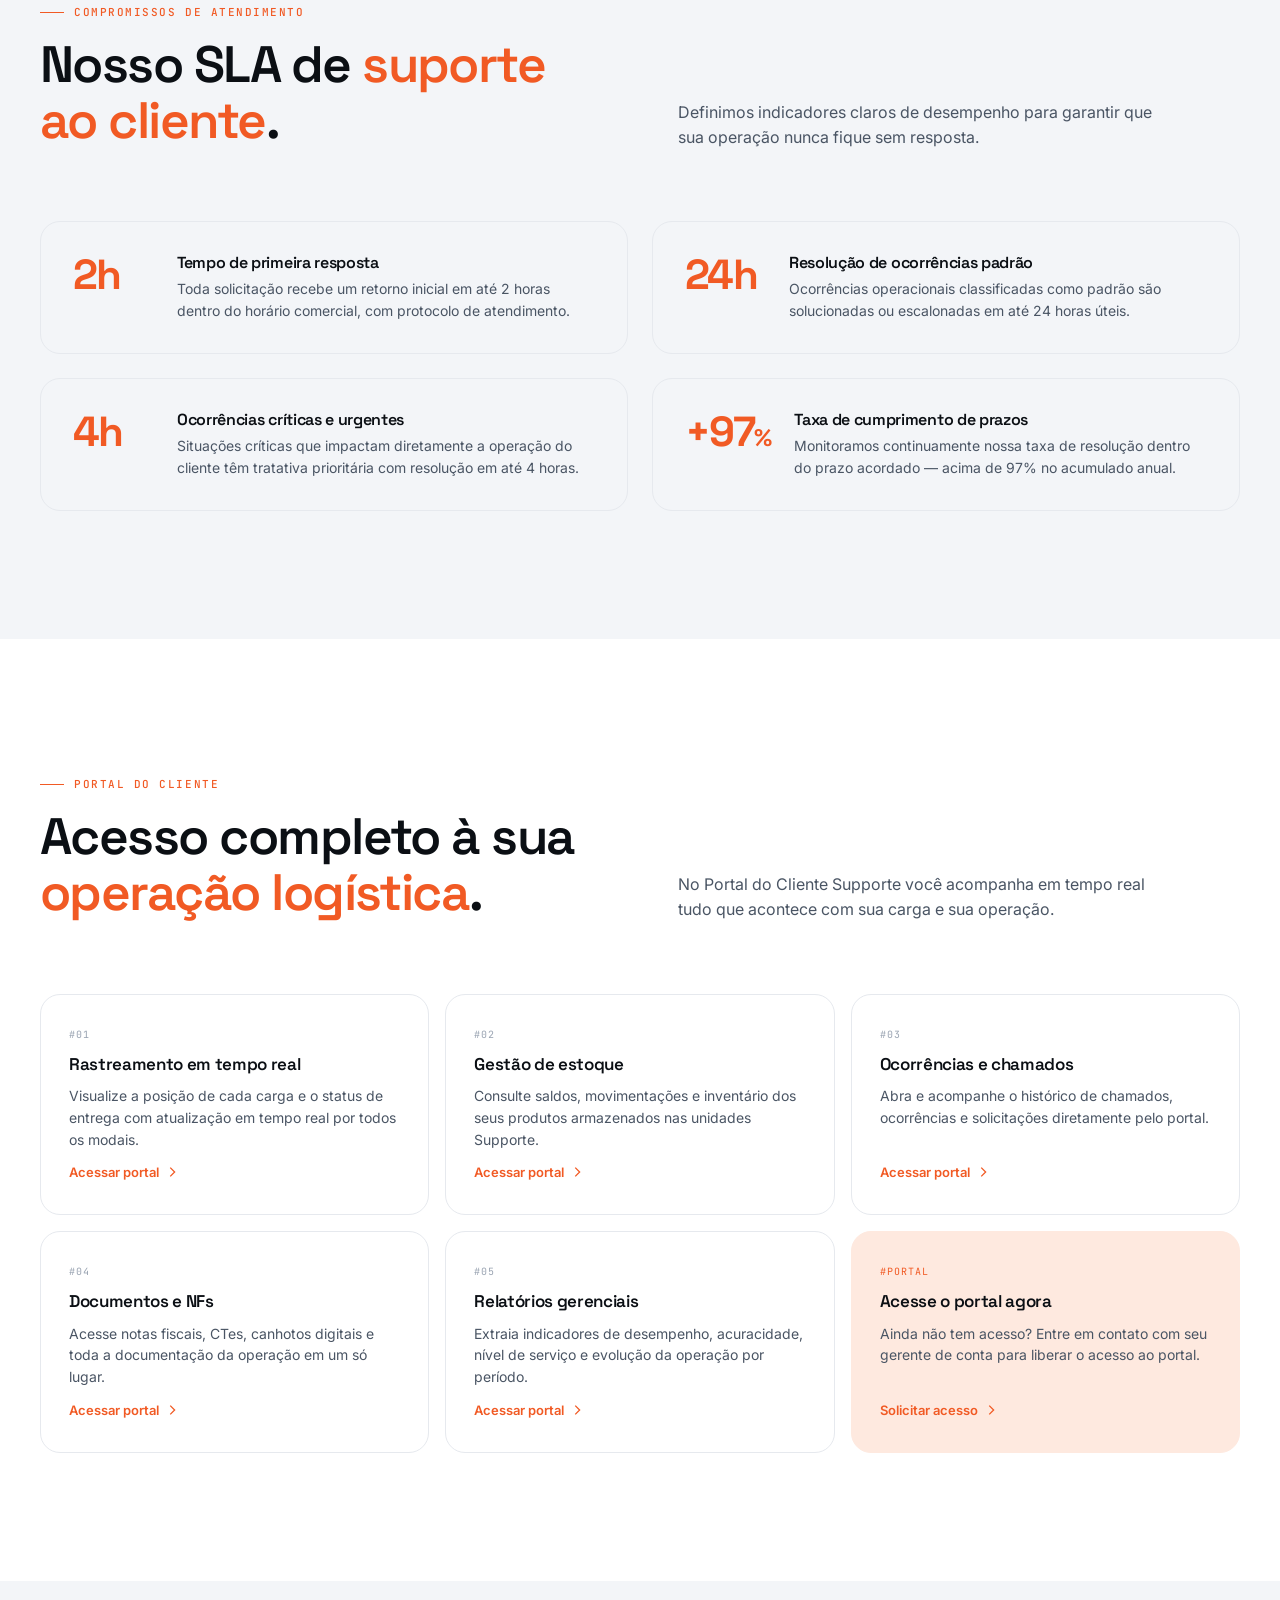
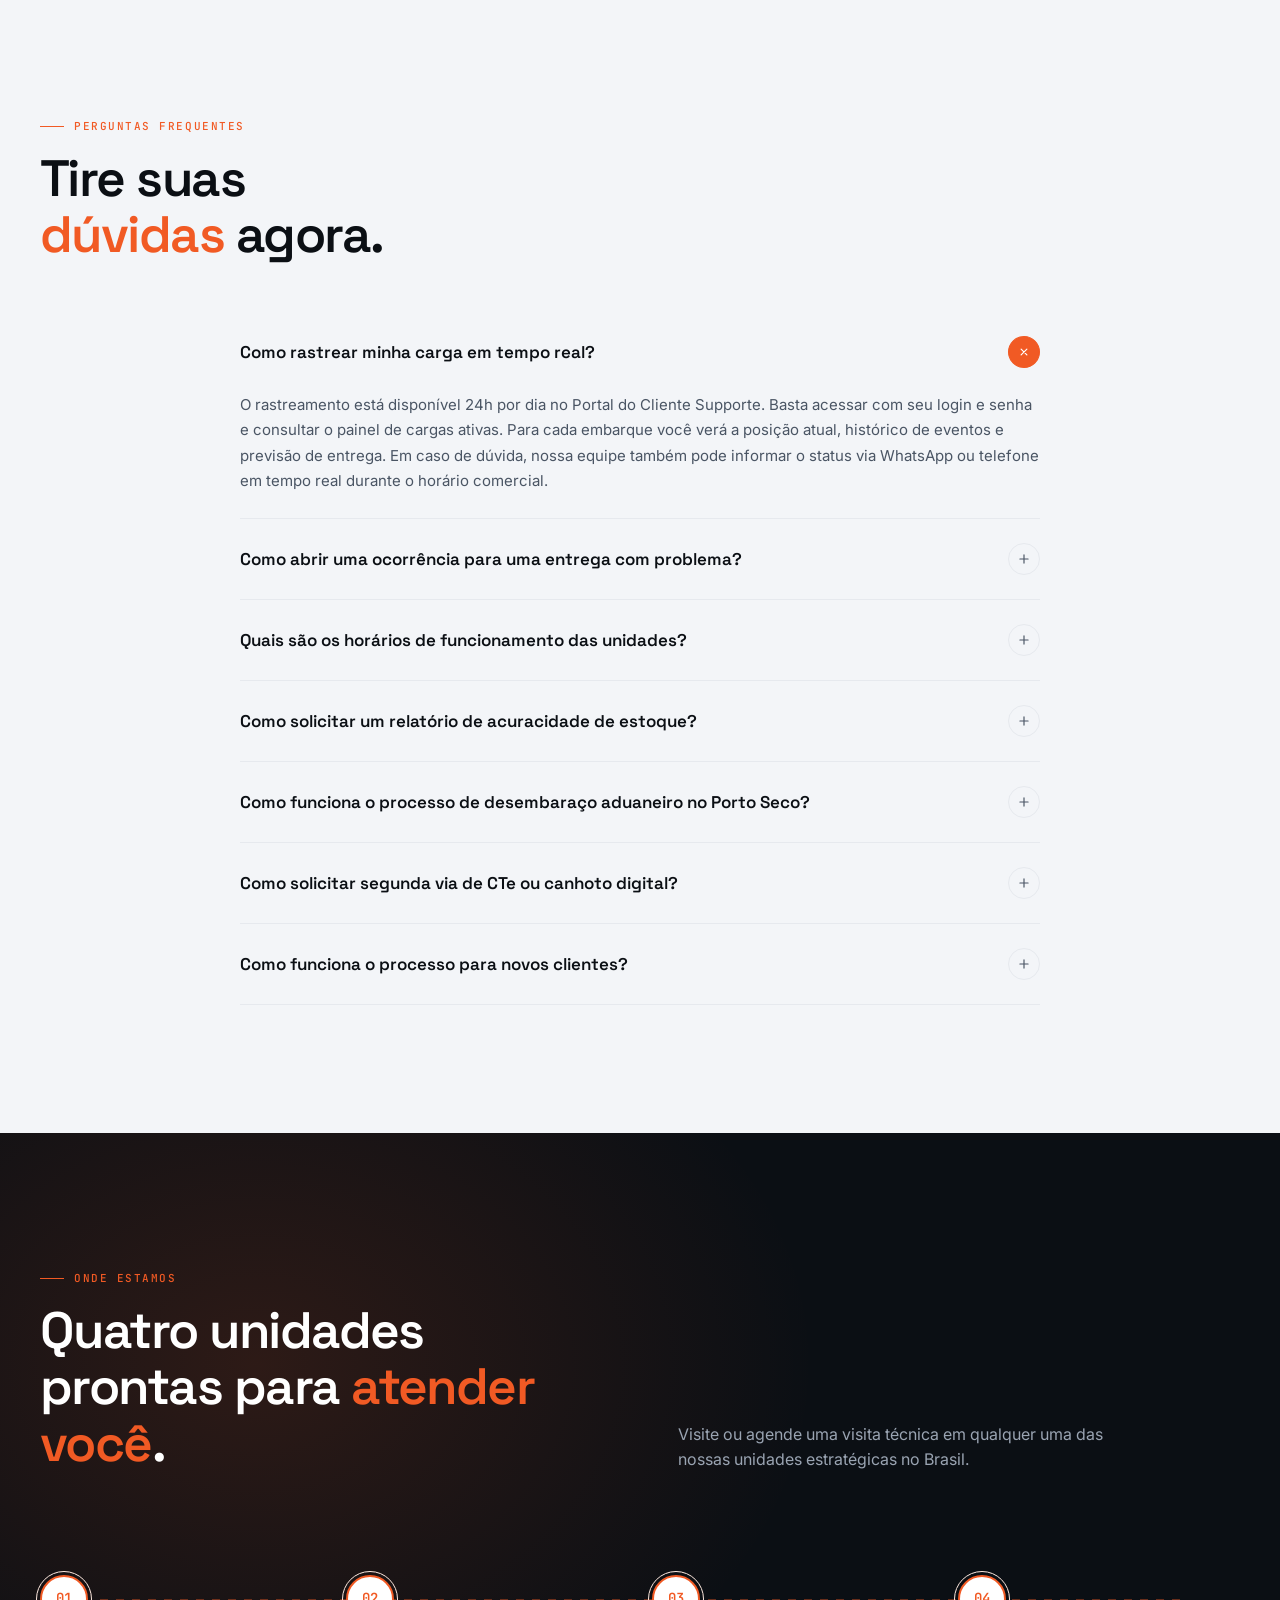
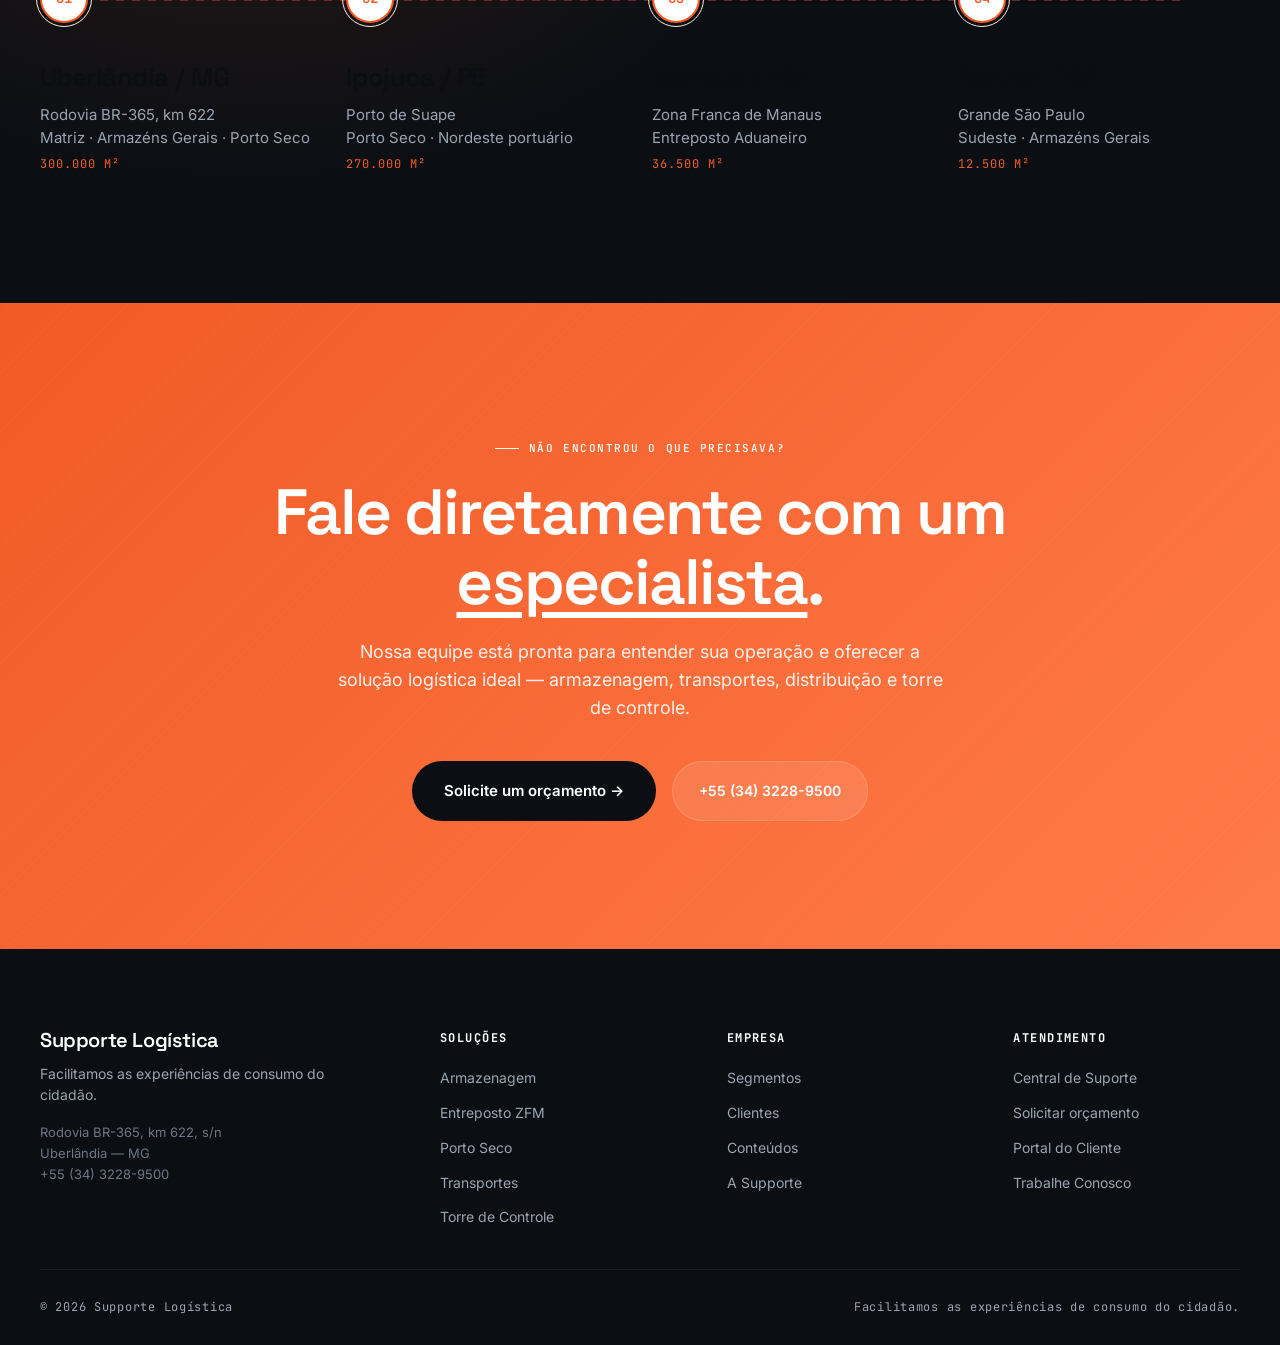
<file: suporte.html>
<!DOCTYPE html>
<html lang="pt-BR">
<head>
<meta charset="UTF-8" />
<meta name="viewport" content="width=device-width, initial-scale=1.0" />
<title>Suporte — Supporte Logística</title>
<link rel="preconnect" href="https://fonts.googleapis.com">
<link rel="preconnect" href="https://fonts.gstatic.com" crossorigin>
<link href="https://fonts.googleapis.com/css2?family=Space+Grotesk:wght@400;500;600;700&family=Inter:wght@300;400;500;600;700&family=JetBrains+Mono:wght@400;500&display=swap" rel="stylesheet">
<link rel="stylesheet" href="styles.css">
<style>
/* ============================================================
   SUPORTE PAGE — page-specific styles
   ============================================================ */

/* HERO */
.suporte-hero{
  background: var(--ink-900);
  padding: 100px 0 80px;
  position: relative;
  overflow: hidden;
}
.suporte-hero::before{
  content:"";
  position:absolute; inset:0;
  background: radial-gradient(ellipse 60% 60% at 80% 40%, rgba(241,90,36,.18) 0%, transparent 70%);
  pointer-events:none;
}
.suporte-hero .container{ position:relative; z-index:1 }
.suporte-hero .breadcrumb{
  font-family: var(--font-mono);
  font-size: 11px;
  letter-spacing: .1em;
  text-transform: uppercase;
  color: var(--ink-400);
  margin-bottom: 32px;
  display: flex;
  align-items: center;
  gap: 8px;
}
.suporte-hero .breadcrumb a{ color: var(--ink-400); }
.suporte-hero .breadcrumb a:hover{ color: var(--white); }
.suporte-hero .breadcrumb span{ color: var(--brand-orange); }
.suporte-hero h1{ color: var(--white); max-width: 720px; margin-bottom: 20px; }
.suporte-hero h1 em{ font-style:normal; color: var(--brand-orange); }
.suporte-hero .lede{ color: var(--ink-300); font-size: 18px; max-width: 560px; line-height: 1.6; margin-bottom: 48px; }
.suporte-hero .status-row{
  display: flex;
  align-items: center;
  gap: 32px;
  flex-wrap: wrap;
}
.suporte-hero .status-badge{
  display: flex;
  align-items: center;
  gap: 10px;
  background: rgba(255,255,255,.06);
  border: 1px solid rgba(255,255,255,.1);
  border-radius: 999px;
  padding: 10px 18px;
  font-size: 13px;
  color: var(--ink-300);
  font-weight: 500;
}
.suporte-hero .status-badge .dot-online{
  width: 8px; height: 8px;
  border-radius: 50%;
  background: var(--signal-green);
  box-shadow: 0 0 0 3px rgba(34,197,94,.25);
  flex-shrink: 0;
}

/* CHANNELS */
.channels-grid{
  display: grid;
  grid-template-columns: repeat(3, 1fr);
  gap: 2px;
  background: var(--ink-100);
  border-radius: var(--r-lg);
  overflow: hidden;
  margin-top: 64px;
}
.channel-card{
  background: var(--white);
  padding: 40px 36px;
  display: flex;
  flex-direction: column;
  gap: 16px;
  transition: background .2s;
}
.channel-card:hover{ background: var(--ink-50); }
.channel-icon{
  width: 52px; height: 52px;
  border-radius: var(--r-md);
  background: var(--brand-orange-100);
  display: grid;
  place-items: center;
  flex-shrink: 0;
}
.channel-icon svg{ color: var(--brand-orange); }
.channel-card h3{ font-size: 20px; color: var(--ink-900); margin: 0; }
.channel-card p{ color: var(--ink-500); font-size: 15px; line-height: 1.55; flex: 1; margin: 0; }
.channel-card .channel-detail{
  font-family: var(--font-mono);
  font-size: 13px;
  letter-spacing: .04em;
  color: var(--ink-900);
  font-weight: 500;
}
.channel-card .channel-hours{
  font-size: 12px;
  color: var(--ink-400);
  font-family: var(--font-mono);
  letter-spacing: .06em;
  text-transform: uppercase;
}
.channel-card .btn{ margin-top: 4px; align-self: flex-start; }
.channel-card .btn-outline{
  border: 1.5px solid var(--ink-100);
  color: var(--ink-800);
  padding: 10px 20px;
  border-radius: 999px;
  font-size: 13px;
  font-weight: 600;
  display: inline-flex;
  align-items: center;
  gap: 8px;
  transition: border-color .2s, color .2s;
}
.channel-card .btn-outline:hover{
  border-color: var(--brand-orange);
  color: var(--brand-orange);
}
.channel-card.highlight{
  background: var(--ink-900);
}
.channel-card.highlight h3,
.channel-card.highlight .channel-detail{ color: var(--white); }
.channel-card.highlight p,
.channel-card.highlight .channel-hours{ color: var(--ink-400); }
.channel-card.highlight .btn-outline{
  border-color: rgba(255,255,255,.15);
  color: var(--white);
}
.channel-card.highlight .btn-outline:hover{
  border-color: var(--brand-orange);
  color: var(--brand-orange);
}

/* SLA */
.sla-grid{
  display: grid;
  grid-template-columns: 1fr 1fr;
  gap: 24px;
}
.sla-item{
  display: flex;
  gap: 24px;
  align-items: flex-start;
  padding: 32px;
  border: 1px solid var(--ink-100);
  border-radius: var(--r-lg);
  transition: border-color .2s, box-shadow .2s;
}
.sla-item:hover{
  border-color: var(--brand-orange);
  box-shadow: var(--shadow-glow);
}
.sla-num{
  font-family: var(--font-display);
  font-size: 42px;
  font-weight: 700;
  color: var(--brand-orange);
  line-height: 1;
  flex-shrink: 0;
  min-width: 80px;
  letter-spacing: -0.04em;
}
.sla-item h4{ font-size: 16px; margin-bottom: 6px; }
.sla-item p{ color: var(--ink-500); font-size: 14px; line-height: 1.55; margin: 0; }

/* FAQ */
.faq-wrap{
  max-width: 800px;
  margin: 0 auto;
}
.faq-item{
  border-bottom: 1px solid var(--ink-100);
}
.faq-trigger{
  width: 100%;
  display: flex;
  align-items: center;
  justify-content: space-between;
  gap: 24px;
  padding: 24px 0;
  text-align: left;
  font-family: var(--font-display);
  font-size: 17px;
  font-weight: 600;
  color: var(--ink-900);
  cursor: pointer;
  background: none;
  border: none;
}
.faq-trigger:hover{ color: var(--brand-orange); }
.faq-trigger .icon{
  width: 32px; height: 32px;
  border-radius: 50%;
  border: 1.5px solid var(--ink-100);
  display: grid;
  place-items: center;
  flex-shrink: 0;
  transition: transform .25s, background .2s, border-color .2s;
  color: var(--ink-500);
}
.faq-item.open .faq-trigger .icon{
  transform: rotate(45deg);
  background: var(--brand-orange);
  border-color: var(--brand-orange);
  color: white;
}
.faq-body{
  display: none;
  padding-bottom: 24px;
  color: var(--ink-500);
  font-size: 15px;
  line-height: 1.7;
}
.faq-item.open .faq-body{ display: block; }

/* PORTAL */
.portal-grid{
  display: grid;
  grid-template-columns: repeat(3, 1fr);
  gap: 16px;
}
.portal-card{
  padding: 32px 28px;
  border: 1px solid var(--ink-100);
  border-radius: var(--r-lg);
  display: flex;
  flex-direction: column;
  gap: 12px;
  transition: border-color .2s, transform .2s;
}
.portal-card:hover{
  border-color: var(--brand-orange);
  transform: translateY(-3px);
}
.portal-card .tag-num{
  font-family: var(--font-mono);
  font-size: 10px;
  letter-spacing: .1em;
  text-transform: uppercase;
  color: var(--ink-300);
}
.portal-card h4{ margin: 0; font-size: 17px; }
.portal-card p{ color: var(--ink-500); font-size: 14px; line-height: 1.55; margin: 0; flex: 1; }
.portal-card .link{
  display: inline-flex;
  align-items: center;
  gap: 6px;
  font-size: 13px;
  font-weight: 600;
  color: var(--brand-orange);
}
.portal-card .link:hover{ text-decoration: underline; }

/* RESPONSIVENESS */
@media(max-width:1024px){
  .channels-grid{ grid-template-columns: 1fr 1fr; }
  .portal-grid{ grid-template-columns: 1fr 1fr; }
}
@media(max-width:768px){
  .channels-grid{ grid-template-columns: 1fr; }
  .sla-grid{ grid-template-columns: 1fr; }
  .portal-grid{ grid-template-columns: 1fr; }
  .suporte-hero{ padding: 80px 0 60px; }
}
</style>
</head>
<body>

<!-- TOP NAV -->
<header class="topnav">
  <div class="inner">
    <a href="index.html" class="logo">
      <img src="logomarca-supporte.svg" alt="Supporte Logística" style="height:22px;display:block;">
    </a>
    <nav class="nav-links">
      <a href="integracao.html">Integração</a>
      <a href="armazenagem.html">Armazenagem</a>
      <a href="transportes.html">Transportes</a>
      <a href="distribuicao.html">Distribuição</a>
      <a href="segmentos.html">Segmentos</a>
      <a href="suporte.html" class="active">Suporte</a>
    </nav>
    <div class="nav-actions">
      <a class="nav-cta" href="contato.html">Solicitar orçamento</a>
      <button class="hamburger" aria-label="Menu"><svg width="20" height="20" viewBox="0 0 24 24" fill="none"><path d="M3 6h18M3 12h18M3 18h18" stroke="white" stroke-width="2" stroke-linecap="round"/></svg></button>
    </div>
  </div>
</header>
<nav class="mobile-menu">
  <a href="integracao.html">Integração Logística</a>
  <a href="armazenagem.html">Armazenagem</a>
  <a href="transportes.html">Transportes</a>
  <a href="distribuicao.html">Distribuição</a>
  <a href="segmentos.html">Segmentos</a>
  <a href="suporte.html">Suporte</a>
  <a class="btn btn-primary" href="contato.html">Solicitar orçamento →</a>
</nav>

<!-- HERO -->
<section class="suporte-hero">
  <div class="container">
    <div class="breadcrumb">
      <a href="index.html">Supporte Logística</a>
      <svg width="12" height="12" viewBox="0 0 16 16" fill="none"><path d="M6 3l5 5-5 5" stroke="currentColor" stroke-width="1.5"/></svg>
      <span>Suporte</span>
    </div>
    <span class="eyebrow">Central de atendimento</span>
    <h1 style="margin-top:16px">Estamos aqui para <em>resolver</em> com você.</h1>
    <p class="lede">Atendimento especializado para clientes Supporte — rastreamento, operações, comercial e suporte técnico em um único ponto de contato.</p>
    <div class="status-row">
      <div class="status-badge">
        <span class="dot-online"></span>
        Atendimento online agora
      </div>
      <div class="status-badge">
        <svg width="14" height="14" viewBox="0 0 24 24" fill="none" style="color:var(--signal-green)"><circle cx="12" cy="12" r="10" stroke="currentColor" stroke-width="2"/><path d="M12 6v6l4 2" stroke="currentColor" stroke-width="2" stroke-linecap="round"/></svg>
        Seg–Sex · 08h às 18h
      </div>
      <div class="status-badge">
        <svg width="14" height="14" viewBox="0 0 24 24" fill="none" style="color:var(--signal-green)"><path d="M22 16.92v3a2 2 0 01-2.18 2 19.79 19.79 0 01-8.63-3.07 19.5 19.5 0 01-6-6 19.79 19.79 0 01-3.07-8.67A2 2 0 014.11 2h3a2 2 0 012 1.72c.127.96.361 1.903.7 2.81a2 2 0 01-.45 2.11L8.09 9.91a16 16 0 006 6l1.27-1.27a2 2 0 012.11-.45c.907.339 1.85.573 2.81.7A2 2 0 0122 16.92z" stroke="currentColor" stroke-width="2" stroke-linecap="round" stroke-linejoin="round"/></svg>
        +55 (34) 3228-9500
      </div>
    </div>
  </div>
</section>

<!-- CHANNELS -->
<section class="sec sec-white" style="padding-top:80px; padding-bottom:80px">
  <div class="container">
    <div class="sec-head" style="margin-bottom:0">
      <div>
        <span class="eyebrow">Canais de atendimento</span>
        <h2 style="margin-top:16px">Escolha o canal mais <em>conveniente</em> para você.</h2>
      </div>
      <p>Nossa equipe está disponível por múltiplos canais — escolha o que melhor atende à sua necessidade operacional.</p>
    </div>

    <div class="channels-grid">
      <!-- WhatsApp -->
      <div class="channel-card">
        <div class="channel-icon">
          <svg width="24" height="24" viewBox="0 0 24 24" fill="none" stroke="currentColor" stroke-width="1.8" stroke-linecap="round" stroke-linejoin="round">
            <path d="M21 11.5a8.38 8.38 0 01-.9 3.8 8.5 8.5 0 01-7.6 4.7 8.38 8.38 0 01-3.8-.9L3 21l1.9-5.7a8.38 8.38 0 01-.9-3.8 8.5 8.5 0 014.7-7.6 8.38 8.38 0 013.8-.9h.5a8.48 8.48 0 018 8v.5z"/>
          </svg>
        </div>
        <h3>WhatsApp</h3>
        <p>Atendimento ágil para rastreamento de cargas, status de entregas e dúvidas operacionais do dia a dia.</p>
        <div class="channel-detail">+55 (34) 3228-9500</div>
        <div class="channel-hours">Seg–Sex · 08h–18h · Sáb 08h–12h</div>
        <a href="https://wa.me/553432289500" target="_blank" class="btn-outline">
          Abrir conversa
          <svg width="14" height="14" viewBox="0 0 16 16" fill="none"><path d="M6 3l5 5-5 5" stroke="currentColor" stroke-width="1.5"/></svg>
        </a>
      </div>

      <!-- Telefone (destacado) -->
      <div class="channel-card highlight">
        <div class="channel-icon" style="background:rgba(241,90,36,.2)">
          <svg width="24" height="24" viewBox="0 0 24 24" fill="none" stroke="#F15A24" stroke-width="1.8" stroke-linecap="round" stroke-linejoin="round">
            <path d="M22 16.92v3a2 2 0 01-2.18 2 19.79 19.79 0 01-8.63-3.07 19.5 19.5 0 01-6-6 19.79 19.79 0 01-3.07-8.67A2 2 0 014.11 2h3a2 2 0 012 1.72c.127.96.361 1.903.7 2.81a2 2 0 01-.45 2.11L8.09 9.91a16 16 0 006 6l1.27-1.27a2 2 0 012.11-.45c.907.339 1.85.573 2.81.7A2 2 0 0122 16.92z"/>
          </svg>
        </div>
        <h3>Telefone</h3>
        <p>Fale diretamente com um especialista Supporte para situações urgentes ou atendimento comercial.</p>
        <div class="channel-detail">+55 (34) 3228-9500</div>
        <div class="channel-hours">Seg–Sex · 08h–18h</div>
        <a href="tel:+553432289500" class="btn-outline">
          Ligar agora
          <svg width="14" height="14" viewBox="0 0 16 16" fill="none"><path d="M6 3l5 5-5 5" stroke="currentColor" stroke-width="1.5"/></svg>
        </a>
      </div>

      <!-- E-mail -->
      <div class="channel-card">
        <div class="channel-icon">
          <svg width="24" height="24" viewBox="0 0 24 24" fill="none" stroke="currentColor" stroke-width="1.8" stroke-linecap="round" stroke-linejoin="round">
            <path d="M4 4h16c1.1 0 2 .9 2 2v12c0 1.1-.9 2-2 2H4c-1.1 0-2-.9-2-2V6c0-1.1.9-2 2-2z"/>
            <polyline points="22,6 12,13 2,6"/>
          </svg>
        </div>
        <h3>E-mail</h3>
        <p>Para solicitações documentadas, envio de NF, relatórios e comunicações formais com nossa equipe.</p>
        <div class="channel-detail">contato@supportelogistica.com.br</div>
        <div class="channel-hours">Resposta em até 24h úteis</div>
        <a href="mailto:contato@supportelogistica.com.br" class="btn-outline">
          Enviar e-mail
          <svg width="14" height="14" viewBox="0 0 16 16" fill="none"><path d="M6 3l5 5-5 5" stroke="currentColor" stroke-width="1.5"/></svg>
        </a>
      </div>
    </div>
  </div>
</section>

<!-- SLA -->
<section class="sec sec-soft">
  <div class="container">
    <div class="sec-head">
      <div>
        <span class="eyebrow">Compromissos de atendimento</span>
        <h2 style="margin-top:16px">Nosso SLA de <em>suporte ao cliente</em>.</h2>
      </div>
      <p>Definimos indicadores claros de desempenho para garantir que sua operação nunca fique sem resposta.</p>
    </div>

    <div class="sla-grid">
      <div class="sla-item">
        <div class="sla-num">2h</div>
        <div>
          <h4>Tempo de primeira resposta</h4>
          <p>Toda solicitação recebe um retorno inicial em até 2 horas dentro do horário comercial, com protocolo de atendimento.</p>
        </div>
      </div>
      <div class="sla-item">
        <div class="sla-num">24h</div>
        <div>
          <h4>Resolução de ocorrências padrão</h4>
          <p>Ocorrências operacionais classificadas como padrão são solucionadas ou escalonadas em até 24 horas úteis.</p>
        </div>
      </div>
      <div class="sla-item">
        <div class="sla-num">4h</div>
        <div>
          <h4>Ocorrências críticas e urgentes</h4>
          <p>Situações críticas que impactam diretamente a operação do cliente têm tratativa prioritária com resolução em até 4 horas.</p>
        </div>
      </div>
      <div class="sla-item">
        <div class="sla-num">+97<span style="font-size:24px">%</span></div>
        <div>
          <h4>Taxa de cumprimento de prazos</h4>
          <p>Monitoramos continuamente nossa taxa de resolução dentro do prazo acordado — acima de 97% no acumulado anual.</p>
        </div>
      </div>
    </div>
  </div>
</section>

<!-- PORTAL DO CLIENTE -->
<section class="sec sec-white">
  <div class="container">
    <div class="sec-head">
      <div>
        <span class="eyebrow">Portal do cliente</span>
        <h2 style="margin-top:16px">Acesso completo à sua <em>operação logística</em>.</h2>
      </div>
      <p>No Portal do Cliente Supporte você acompanha em tempo real tudo que acontece com sua carga e sua operação.</p>
    </div>

    <div class="portal-grid">
      <div class="portal-card">
        <div class="tag-num">#01</div>
        <h4>Rastreamento em tempo real</h4>
        <p>Visualize a posição de cada carga e o status de entrega com atualização em tempo real por todos os modais.</p>
        <a href="#" class="link">Acessar portal <svg width="14" height="14" viewBox="0 0 16 16" fill="none"><path d="M6 3l5 5-5 5" stroke="currentColor" stroke-width="1.5"/></svg></a>
      </div>
      <div class="portal-card">
        <div class="tag-num">#02</div>
        <h4>Gestão de estoque</h4>
        <p>Consulte saldos, movimentações e inventário dos seus produtos armazenados nas unidades Supporte.</p>
        <a href="#" class="link">Acessar portal <svg width="14" height="14" viewBox="0 0 16 16" fill="none"><path d="M6 3l5 5-5 5" stroke="currentColor" stroke-width="1.5"/></svg></a>
      </div>
      <div class="portal-card">
        <div class="tag-num">#03</div>
        <h4>Ocorrências e chamados</h4>
        <p>Abra e acompanhe o histórico de chamados, ocorrências e solicitações diretamente pelo portal.</p>
        <a href="#" class="link">Acessar portal <svg width="14" height="14" viewBox="0 0 16 16" fill="none"><path d="M6 3l5 5-5 5" stroke="currentColor" stroke-width="1.5"/></svg></a>
      </div>
      <div class="portal-card">
        <div class="tag-num">#04</div>
        <h4>Documentos e NFs</h4>
        <p>Acesse notas fiscais, CTes, canhotos digitais e toda a documentação da operação em um só lugar.</p>
        <a href="#" class="link">Acessar portal <svg width="14" height="14" viewBox="0 0 16 16" fill="none"><path d="M6 3l5 5-5 5" stroke="currentColor" stroke-width="1.5"/></svg></a>
      </div>
      <div class="portal-card">
        <div class="tag-num">#05</div>
        <h4>Relatórios gerenciais</h4>
        <p>Extraia indicadores de desempenho, acuracidade, nível de serviço e evolução da operação por período.</p>
        <a href="#" class="link">Acessar portal <svg width="14" height="14" viewBox="0 0 16 16" fill="none"><path d="M6 3l5 5-5 5" stroke="currentColor" stroke-width="1.5"/></svg></a>
      </div>
      <div class="portal-card" style="border-color:var(--brand-orange-100); background:var(--brand-orange-100)">
        <div class="tag-num" style="color:var(--brand-orange)">#PORTAL</div>
        <h4>Acesse o portal agora</h4>
        <p>Ainda não tem acesso? Entre em contato com seu gerente de conta para liberar o acesso ao portal.</p>
        <a href="contato.html" class="link" style="color:var(--brand-orange)">Solicitar acesso <svg width="14" height="14" viewBox="0 0 16 16" fill="none"><path d="M6 3l5 5-5 5" stroke="currentColor" stroke-width="1.5"/></svg></a>
      </div>
    </div>
  </div>
</section>

<!-- FAQ -->
<section class="sec sec-soft">
  <div class="container">
    <div class="sec-head" style="max-width:800px; margin-bottom:48px">
      <div>
        <span class="eyebrow">Perguntas frequentes</span>
        <h2 style="margin-top:16px">Tire suas <em>dúvidas</em> agora.</h2>
      </div>
    </div>

    <div class="faq-wrap">

      <div class="faq-item open">
        <button class="faq-trigger">
          Como rastrear minha carga em tempo real?
          <span class="icon">
            <svg width="14" height="14" viewBox="0 0 24 24" fill="none"><path d="M12 5v14M5 12h14" stroke="currentColor" stroke-width="2" stroke-linecap="round"/></svg>
          </span>
        </button>
        <div class="faq-body">
          O rastreamento está disponível 24h por dia no Portal do Cliente Supporte. Basta acessar com seu login e senha e consultar o painel de cargas ativas. Para cada embarque você verá a posição atual, histórico de eventos e previsão de entrega. Em caso de dúvida, nossa equipe também pode informar o status via WhatsApp ou telefone em tempo real durante o horário comercial.
        </div>
      </div>

      <div class="faq-item">
        <button class="faq-trigger">
          Como abrir uma ocorrência para uma entrega com problema?
          <span class="icon">
            <svg width="14" height="14" viewBox="0 0 24 24" fill="none"><path d="M12 5v14M5 12h14" stroke="currentColor" stroke-width="2" stroke-linecap="round"/></svg>
          </span>
        </button>
        <div class="faq-body">
          Ocorrências podem ser abertas diretamente no Portal do Cliente, na seção "Chamados", ou enviadas por e-mail para contato@supportelogistica.com.br. Informe o número do embarque, NF, descrição da ocorrência e, quando possível, fotos ou documentos comprobatórios. Após a abertura você receberá um número de protocolo e nossa equipe iniciará a tratativa conforme o SLA contratado.
        </div>
      </div>

      <div class="faq-item">
        <button class="faq-trigger">
          Quais são os horários de funcionamento das unidades?
          <span class="icon">
            <svg width="14" height="14" viewBox="0 0 24 24" fill="none"><path d="M12 5v14M5 12h14" stroke="currentColor" stroke-width="2" stroke-linecap="round"/></svg>
          </span>
        </button>
        <div class="faq-body">
          Nossas quatro unidades operam de segunda a sexta das 07h às 18h e aos sábados das 07h às 12h. A unidade de Uberlândia (matriz) possui operação estendida para recebimento de cargas. Para agendamento de coleta ou entrega, entre em contato com nossa central com pelo menos 24 horas de antecedência.
        </div>
      </div>

      <div class="faq-item">
        <button class="faq-trigger">
          Como solicitar um relatório de acuracidade de estoque?
          <span class="icon">
            <svg width="14" height="14" viewBox="0 0 24 24" fill="none"><path d="M12 5v14M5 12h14" stroke="currentColor" stroke-width="2" stroke-linecap="round"/></svg>
          </span>
        </button>
        <div class="faq-body">
          Relatórios de acuracidade estão disponíveis no Portal do Cliente em "Relatórios Gerenciais". É possível gerar relatórios por período, por SKU ou por unidade de armazenagem. Relatórios customizados ou exportações específicas podem ser solicitados pelo e-mail ou diretamente com seu gestor de conta.
        </div>
      </div>

      <div class="faq-item">
        <button class="faq-trigger">
          Como funciona o processo de desembaraço aduaneiro no Porto Seco?
          <span class="icon">
            <svg width="14" height="14" viewBox="0 0 24 24" fill="none"><path d="M12 5v14M5 12h14" stroke="currentColor" stroke-width="2" stroke-linecap="round"/></svg>
          </span>
        </button>
        <div class="faq-body">
          Nosso Porto Seco em Uberlândia e o Entreposto da Zona Franca de Manaus são habilitados pela Receita Federal para desembaraço aduaneiro de importações e exportações. O processo inclui recebimento da carga, conferência documental, vistoria aduaneira e liberação. Nossa equipe de comércio exterior acompanha cada etapa e mantém o cliente informado. Para iniciar uma operação, entre em contato com nosso time especializado.
        </div>
      </div>

      <div class="faq-item">
        <button class="faq-trigger">
          Como solicitar segunda via de CTe ou canhoto digital?
          <span class="icon">
            <svg width="14" height="14" viewBox="0 0 24 24" fill="none"><path d="M12 5v14M5 12h14" stroke="currentColor" stroke-width="2" stroke-linecap="round"/></svg>
          </span>
        </button>
        <div class="faq-body">
          Documentos fiscais e canhotos digitais estão disponíveis no Portal do Cliente em "Documentos". Para segunda via de CTe, acesse o portal e filtre por número de embarque ou período. Caso não encontre o documento, envie sua solicitação para contato@supportelogistica.com.br informando o número do CTe e CNPJ do tomador — retornamos em até 24 horas úteis.
        </div>
      </div>

      <div class="faq-item">
        <button class="faq-trigger">
          Como funciona o processo para novos clientes?
          <span class="icon">
            <svg width="14" height="14" viewBox="0 0 24 24" fill="none"><path d="M12 5v14M5 12h14" stroke="currentColor" stroke-width="2" stroke-linecap="round"/></svg>
          </span>
        </button>
        <div class="faq-body">
          Para novos clientes, o processo começa com uma reunião de diagnóstico onde mapeamos as necessidades logísticas da sua operação. Em seguida, nossa equipe comercial elabora uma proposta personalizada contemplando armazenagem, transporte, distribuição e torre de controle conforme necessário. Após aprovação, realizamos a implantação com acompanhamento dedicado. Solicite um orçamento pelo botão abaixo ou ligue para +55 (34) 3228-9500.
        </div>
      </div>

    </div>
  </div>
</section>

<!-- ENDERECOS -->
<section class="sec sec-dark map-sec">
  <div class="container">
    <div class="sec-head">
      <div>
        <span class="eyebrow">Onde estamos</span>
        <h2 style="margin-top:16px">Quatro unidades prontas para <em>atender você</em>.</h2>
      </div>
      <p>Visite ou agende uma visita técnica em qualquer uma das nossas unidades estratégicas no Brasil.</p>
    </div>

    <div class="flow-track" style="grid-template-columns: repeat(4,1fr); margin-top:48px">
      <div class="flow-step">
        <div class="node">01</div>
        <h3>Uberlândia / MG</h3>
        <p style="color:var(--ink-300)">Rodovia BR-365, km 622<br>Matriz · Armazéns Gerais · Porto Seco</p>
        <span class="mono" style="color:var(--brand-orange)">300.000 m²</span>
      </div>
      <div class="flow-step">
        <div class="node">02</div>
        <h3>Ipojuca / PE</h3>
        <p style="color:var(--ink-300)">Porto de Suape<br>Porto Seco · Nordeste portuário</p>
        <span class="mono" style="color:var(--brand-orange)">270.000 m²</span>
      </div>
      <div class="flow-step">
        <div class="node">03</div>
        <h3>Manaus / AM</h3>
        <p style="color:var(--ink-300)">Zona Franca de Manaus<br>Entreposto Aduaneiro</p>
        <span class="mono" style="color:var(--brand-orange)">36.500 m²</span>
      </div>
      <div class="flow-step">
        <div class="node">04</div>
        <h3>Barueri / SP</h3>
        <p style="color:var(--ink-300)">Grande São Paulo<br>Sudeste · Armazéns Gerais</p>
        <span class="mono" style="color:var(--brand-orange)">12.500 m²</span>
      </div>
    </div>
  </div>
</section>

<!-- FINAL CTA -->
<section class="final-cta">
  <div class="container">
    <span class="eyebrow">Não encontrou o que precisava?</span>
    <h2 style="margin-top:20px">Fale diretamente com um <em style="font-style:normal; text-decoration:underline; text-underline-offset:8px">especialista</em>.</h2>
    <p>Nossa equipe está pronta para entender sua operação e oferecer a solução logística ideal — armazenagem, transportes, distribuição e torre de controle.</p>
    <div style="display:flex; gap:16px; justify-content:center; flex-wrap:wrap; margin-top:40px">
      <a class="btn btn-dark" href="contato.html">Solicite um orçamento →</a>
      <a class="btn" style="background:rgba(255,255,255,.1); color:white; border:1px solid rgba(255,255,255,.15)" href="tel:+553432289500">+55 (34) 3228-9500</a>
    </div>
  </div>
</section>

<!-- FOOTER -->
<footer>
  <div class="container">
    <div class="foot-grid">
      <div class="foot-brand">
        <h4>Supporte Logística</h4>
        <p>Facilitamos as experiências de consumo do cidadão.</p>
        <div class="addr">
          Rodovia BR-365, km 622, s/n<br>
          Uberlândia — MG<br>
          +55 (34) 3228-9500
        </div>
      </div>
      <div class="foot-col">
        <h5>Soluções</h5>
        <ul>
          <li><a href="armazenagem.html">Armazenagem</a></li>
          <li><a href="armazenagem.html">Entreposto ZFM</a></li>
          <li><a href="armazenagem.html">Porto Seco</a></li>
          <li><a href="transportes.html">Transportes</a></li>
          <li><a href="integracao.html">Torre de Controle</a></li>
        </ul>
      </div>
      <div class="foot-col">
        <h5>Empresa</h5>
        <ul>
          <li><a href="segmentos.html">Segmentos</a></li>
          <li><a href="#">Clientes</a></li>
          <li><a href="#">Conteúdos</a></li>
          <li><a href="#">A Supporte</a></li>
        </ul>
      </div>
      <div class="foot-col">
        <h5>Atendimento</h5>
        <ul>
          <li><a href="suporte.html">Central de Suporte</a></li>
          <li><a href="contato.html">Solicitar orçamento</a></li>
          <li><a href="#">Portal do Cliente</a></li>
          <li><a href="#">Trabalhe Conosco</a></li>
        </ul>
      </div>
    </div>
    <div class="foot-bottom">
      <span>© 2026 Supporte Logística</span>
      <span>Facilitamos as experiências de consumo do cidadão.</span>
    </div>
  </div>
</footer>

<script src="app.js"></script>
</body>
</html>
</file>
<file: styles.css>
/* ============================================================
   SUPPORTE LOGÍSTICA — Shared Design System
   Colors, type, layout tokens reused across all 7 pages.
   ============================================================ */
:root{
  --brand-orange:        #F15A24;
  --brand-orange-600:    #D84A18;
  --brand-orange-100:    #FEE9DF;
  --ink-900:             #0B0F14;
  --ink-800:             #111823;
  --ink-700:             #1B2430;
  --ink-500:             #4A5564;
  --ink-400:             #6B7785;
  --ink-300:             #9AA4B2;
  --ink-100:             #E6E9EE;
  --ink-50:              #F3F5F8;
  --white:               #FFFFFF;
  --signal-green:        #22C55E;
  --font-display: "Space Grotesk", "Inter", system-ui, sans-serif;
  --font-body:    "Inter", system-ui, sans-serif;
  --font-mono:    "JetBrains Mono", ui-monospace, monospace;
  --r-sm: 6px; --r-md: 12px; --r-lg: 20px; --r-xl: 32px;
  --shadow-1: 0 1px 2px rgba(11,15,20,.06), 0 4px 12px rgba(11,15,20,.04);
  --shadow-2: 0 10px 40px rgba(11,15,20,.12);
  --shadow-glow: 0 0 60px rgba(241,90,36,.25);
  --container: 1320px;
  --side-pad: 40px;
}

/* ============================================================
   BASE
   ============================================================ */
*{box-sizing:border-box; margin:0; padding:0}
html{scroll-behavior:smooth}
body{
  font-family:var(--font-body);
  font-size:16px; line-height:1.55;
  color:var(--ink-800);
  background:var(--white);
  -webkit-font-smoothing:antialiased;
  text-rendering:optimizeLegibility;
  overflow-x:hidden;
}
img,svg{display:block; max-width:100%; height:auto}
a{color:inherit; text-decoration:none}
button{font-family:inherit; cursor:pointer; border:none; background:none}
ul{list-style:none}

h1,h2,h3,h4{font-family:var(--font-display); font-weight:600; line-height:1.1; letter-spacing:-0.02em; color:var(--ink-900)}
h1{font-size:clamp(34px, 6vw, 80px); font-weight:700; letter-spacing:-0.035em; line-height:1.05}
h2{font-size:clamp(28px, 4vw, 52px); letter-spacing:-0.03em}
h3{font-size:clamp(20px, 2vw, 26px)}
h4{font-size:clamp(16px, 1.4vw, 18px); font-weight:600}

.container{max-width:var(--container); margin:0 auto; padding:0 var(--side-pad); width:100%}
.mono{font-family:var(--font-mono); font-size:12px; letter-spacing:.08em; text-transform:uppercase; color:var(--ink-400)}
.eyebrow{display:inline-flex; align-items:center; gap:10px; font-family:var(--font-mono); font-size:11px; letter-spacing:.14em; text-transform:uppercase; color:var(--brand-orange); font-weight:500}
.eyebrow::before{content:""; width:24px; height:1px; background:var(--brand-orange); flex-shrink:0}

.btn{display:inline-flex; align-items:center; gap:10px; padding:14px 26px; border-radius:999px; font-weight:600; font-size:14px; transition:transform .2s, background .2s, color .2s; white-space:nowrap}
.btn-primary{background:var(--brand-orange); color:var(--white)}
.btn-primary:hover{background:var(--brand-orange-600); transform:translateY(-1px)}
.btn-ghost{color:var(--white); border:1px solid rgba(255,255,255,.2)}
.btn-ghost:hover{background:rgba(255,255,255,.08)}
.btn-dark{background:var(--ink-900); color:var(--white)}
.btn-dark:hover{background:var(--ink-700)}

/* ============================================================
   TOP NAV
   ============================================================ */
.topnav{position:sticky; top:0; z-index:100; background:rgba(11,15,20,.88); backdrop-filter:blur(14px); border-bottom:1px solid rgba(255,255,255,.06)}
.topnav .inner{max-width:var(--container); margin:0 auto; padding:16px var(--side-pad); display:flex; align-items:center; justify-content:space-between; gap:16px}
.logo{display:flex; align-items:center; gap:10px; color:var(--white); font-family:var(--font-display); font-weight:700; font-size:18px; letter-spacing:-0.02em}
.logo-mark{width:34px; height:34px; border-radius:10px; background:linear-gradient(135deg, var(--brand-orange), #FF8757); display:grid; place-items:center; color:white; font-weight:700; box-shadow:var(--shadow-glow); flex-shrink:0}
.nav-links{display:flex; gap:4px; flex:1; justify-content:center}
.nav-links a{color:var(--ink-300); padding:10px 14px; border-radius:8px; font-size:14px; font-weight:500; transition:all .2s}
.nav-links a:hover, .nav-links a.active{color:var(--white); background:rgba(255,255,255,.05)}
.nav-actions{display:flex; align-items:center; gap:12px}
.nav-cta{background:var(--brand-orange); color:white; padding:10px 18px; border-radius:999px; font-size:13px; font-weight:600; white-space:nowrap}
.nav-cta:hover{background:var(--brand-orange-600)}
.hamburger{display:none; width:40px; height:40px; border-radius:8px; color:white; place-items:center}
.mobile-menu{display:none}

/* ============================================================
   HERO (home)
   ============================================================ */
.hero{position:relative; background:var(--ink-900); color:var(--white); padding:clamp(64px,10vw,120px) 0 clamp(100px,14vw,160px); overflow:hidden}
.hero::before{content:""; position:absolute; inset:0; background:radial-gradient(1000px 500px at 80% 20%, rgba(241,90,36,.18), transparent 60%), radial-gradient(800px 400px at 10% 80%, rgba(241,90,36,.1), transparent 70%); pointer-events:none}
.hero-grid-bg{position:absolute; inset:0; opacity:.35; background-image:linear-gradient(rgba(255,255,255,.04) 1px, transparent 1px), linear-gradient(90deg, rgba(255,255,255,.04) 1px, transparent 1px); background-size:72px 72px; mask-image:linear-gradient(to bottom, black 30%, transparent 100%)}
.hero .container{position:relative; z-index:2; display:grid; grid-template-columns: 1.05fr .95fr; gap:clamp(40px,6vw,80px); align-items:center}
.hero-left .status{display:inline-flex; align-items:center; gap:8px; background:rgba(34,197,94,.1); border:1px solid rgba(34,197,94,.25); padding:8px 14px; border-radius:999px; font-family:var(--font-mono); font-size:10.5px; letter-spacing:.12em; text-transform:uppercase; color:#7EE8A2}
.hero-left .status .pulse{width:8px; height:8px; background:var(--signal-green); border-radius:50%; animation:pulse 2s infinite}
@keyframes pulse{ 0%{box-shadow:0 0 0 0 rgba(34,197,94,.6)} 70%{box-shadow:0 0 0 12px rgba(34,197,94,0)} 100%{box-shadow:0 0 0 0 rgba(34,197,94,0)} }
.hero-left h1{margin-top:24px; color:var(--white)}
.hero-left h1 em{font-style:normal; color:var(--brand-orange); position:relative}
.hero-left h1 em::after{content:""; position:absolute; left:0; right:0; bottom:-6px; height:3px; background:var(--brand-orange); transform:scaleX(.6); transform-origin:left}
.hero-left p.lede{margin-top:20px; max-width:560px; font-size:clamp(15px,1.5vw,19px); line-height:1.55; color:var(--ink-300)}
.hero-cta{margin-top:32px; display:flex; align-items:center; gap:12px; flex-wrap:wrap}
.hero-meta{margin-top:48px; display:grid; grid-template-columns:repeat(3,1fr); gap:16px; max-width:540px}
.hero-meta .item{border-left:1px solid rgba(255,255,255,.12); padding-left:14px}
.hero-meta .num{font-family:var(--font-display); font-size:clamp(22px,2.8vw,32px); font-weight:700; color:var(--white); letter-spacing:-0.02em}
.hero-meta .lbl{font-size:12px; color:var(--ink-400); margin-top:4px}
.hero-visual{position:relative; aspect-ratio:1/1; max-width:560px; width:100%; justify-self:end}
.hero-visual svg{width:100%; height:100%}

/* ============================================================
   PROOF BAR
   ============================================================ */
.proof{background:var(--ink-900); color:var(--white); position:relative; z-index:3}
.proof-inner{max-width:var(--container); margin:clamp(-100px,-7vw,-60px) auto 0; padding:0 var(--side-pad); position:relative}
.proof-card{background:linear-gradient(180deg, #1B2430 0%, #111823 100%); border:1px solid rgba(255,255,255,.06); border-radius:var(--r-xl); padding:clamp(24px,3vw,48px) clamp(24px,4vw,56px); display:grid; grid-template-columns:repeat(4, 1fr); gap:clamp(20px,3vw,40px); box-shadow:var(--shadow-2)}
.proof-item .num{font-family:var(--font-display); font-size:clamp(32px,4.2vw,56px); font-weight:700; color:var(--white); letter-spacing:-0.04em; line-height:1; display:flex; align-items:baseline; gap:6px}
.proof-item .num span{color:var(--brand-orange); font-size:.6em}
.proof-item .lbl{margin-top:12px; font-size:13px; color:var(--ink-300); max-width:220px; line-height:1.45}
.proof-item + .proof-item{border-left:1px solid rgba(255,255,255,.07); padding-left:clamp(20px,3vw,40px)}

/* ============================================================
   GENERIC SECTION HEADERS
   ============================================================ */
.sec{padding:clamp(80px,10vw,140px) 0; position:relative}
.sec-white{background:var(--white)}
.sec-dark{background:var(--ink-900); color:white}
.sec-dark h2{color:white}
.sec-soft{background:var(--ink-50)}
.sec-head{display:grid; grid-template-columns:1fr 1fr; gap:clamp(32px,6vw,80px); align-items:end; margin-bottom:clamp(40px,6vw,72px)}
.sec-head h2 em{font-style:normal; color:var(--brand-orange)}
.sec-head p{color:var(--ink-500); font-size:16px; max-width:480px}
.sec-dark .sec-head p{color:var(--ink-300)}

/* ============================================================
   SOLUTIONS — flow track
   ============================================================ */
.flow-track{position:relative; display:grid; grid-template-columns:repeat(4, 1fr); gap:24px}
.flow-track::before{content:""; position:absolute; top:56px; left:5%; right:5%; height:2px; background:repeating-linear-gradient(90deg, var(--brand-orange) 0 8px, transparent 8px 16px); opacity:.4}
.flow-step{position:relative; padding-top:120px; padding-right:12px}
.flow-step .node{position:absolute; top:32px; left:0; width:48px; height:48px; border-radius:50%; background:var(--white); border:2px solid var(--brand-orange); display:grid; place-items:center; font-family:var(--font-mono); font-weight:600; color:var(--brand-orange); z-index:2; font-size:14px}
.flow-step .node::after{content:""; position:absolute; inset:-6px; border-radius:50%; border:1px solid var(--brand-orange-100)}
.flow-step h3{margin-bottom:12px}
.flow-step p{color:var(--ink-500); font-size:15px}
.flow-step .link{margin-top:20px; display:inline-flex; align-items:center; gap:8px; color:var(--ink-900); font-weight:600; font-size:14px}
.flow-step .link svg{transition:transform .2s}
.flow-step:hover .link svg{transform:translateX(4px)}

/* ============================================================
   SEGMENTS CARDS
   ============================================================ */
.segments-grid{display:grid; grid-template-columns:repeat(12, 1fr); gap:20px}
.seg-card{background:var(--white); border-radius:var(--r-lg); overflow:hidden; border:1px solid var(--ink-100); box-shadow:var(--shadow-1); transition:transform .3s, box-shadow .3s}
.seg-card:hover{transform:translateY(-4px); box-shadow:var(--shadow-2)}
.seg-card .cover{height:160px; background-color:var(--ink-800); background-size:cover; background-position:center; position:relative; overflow:hidden; transition:transform .5s cubic-bezier(.22,1,.36,1)}
.seg-card:hover .cover img{transform:scale(1.06)}
.seg-card .cover img{position:absolute; inset:0; width:100%; height:100%; object-fit:cover; display:block; transition:transform .6s cubic-bezier(.22,1,.36,1)}
.seg-card .cover::after{content:""; position:absolute; inset:0; background:linear-gradient(160deg, rgba(11,15,20,.55) 0%, rgba(11,15,20,.35) 60%), radial-gradient(circle at 75% 15%, rgba(241,90,36,.35), transparent 55%)}
.seg-card .cover .tag{position:absolute; top:14px; left:14px; font-family:var(--font-mono); font-size:10px; letter-spacing:.12em; color:var(--brand-orange); text-transform:uppercase; background:rgba(241,90,36,.15); padding:6px 10px; border-radius:6px; border:1px solid rgba(241,90,36,.4); z-index:3}
.seg-card .cover .glyph{position:absolute; bottom:-18px; right:-8px; font-family:var(--font-display); font-weight:700; font-size:110px; color:rgba(255,255,255,.08); line-height:1; z-index:2}
.seg-card .body{padding:22px}
.seg-card h4{font-size:19px; margin-bottom:6px}
.seg-card p{color:var(--ink-500); font-size:14px}
.s-12{grid-column:span 12}.s-6{grid-column:span 6}.s-4{grid-column:span 4}.s-3{grid-column:span 3}.s-5{grid-column:span 5}
.s-8{grid-column:span 8}.s-7{grid-column:span 7}

/* ============================================================
   DIFFERENTIALS
   ============================================================ */
.diffs-grid{display:grid; grid-template-columns:5fr 7fr; gap:clamp(40px,6vw,80px); align-items:start}
.diffs-left h2 em{font-style:normal; color:var(--brand-orange)}
.diffs-left p{color:var(--ink-500); font-size:16px; margin-top:20px}
.diffs-left .badge-wall{margin-top:36px; display:flex; flex-wrap:wrap; gap:8px}
.badge-wall .tag{padding:8px 14px; border-radius:999px; border:1px solid var(--ink-100); font-size:13px; color:var(--ink-700); background:var(--ink-50)}
.diffs-right{position:relative}
.diff-item{background:var(--white); border:1px solid var(--ink-100); border-radius:var(--r-lg); padding:clamp(20px,2.5vw,32px); display:grid; grid-template-columns:auto 1fr auto; gap:20px; align-items:center; box-shadow:var(--shadow-1)}
.diff-item + .diff-item{margin-top:14px}
.diff-item:nth-child(even){margin-left:clamp(0px,3vw,40px)}
.diff-item .num{font-family:var(--font-display); font-weight:700; font-size:clamp(28px,3vw,40px); color:var(--brand-orange); letter-spacing:-0.03em; line-height:1}
.diff-item h4{font-size:17px; margin-bottom:4px}
.diff-item p{font-size:14px; color:var(--ink-500)}
.diff-item .arrow{width:36px; height:36px; border-radius:50%; border:1px solid var(--ink-100); display:grid; place-items:center; color:var(--ink-400); flex-shrink:0}

/* ============================================================
   CLIENTS
   ============================================================ */
.clients-inner{display:grid; grid-template-columns:auto 1fr; gap:clamp(32px,5vw,60px); align-items:center}
.clients-label h4{font-family:var(--font-display); font-size:clamp(18px,2vw,22px); color:var(--ink-900); max-width:220px}
.logos{display:grid; grid-template-columns:repeat(7, 1fr); gap:16px}
.logo-cell{height:56px; border-radius:var(--r-md); background:var(--white); display:grid; place-items:center; font-family:var(--font-display); font-weight:700; color:var(--ink-400); font-size:13px; letter-spacing:.02em; border:1px solid var(--ink-100)}

/* ============================================================
   NATIONAL PRESENCE — map
   ============================================================ */
.map-sec{overflow:hidden}
.map-sec::before{content:""; position:absolute; inset:0; background:radial-gradient(800px 600px at 20% 30%, rgba(241,90,36,.15), transparent 70%); pointer-events:none}
.map-sec .container{position:relative; z-index:2}
.map-wrap{display:grid; grid-template-columns:1fr 380px; gap:clamp(32px,5vw,60px); align-items:center}
.map-canvas{aspect-ratio:1/1.05; position:relative; background:rgba(255,255,255,.02); border:1px solid rgba(255,255,255,.06); border-radius:var(--r-xl); overflow:hidden}
.map-canvas svg{width:100%; height:100%}
.hubs{display:flex; flex-direction:column; gap:12px}
.hub{background:rgba(255,255,255,.03); border:1px solid rgba(255,255,255,.08); border-radius:var(--r-md); padding:16px 18px; display:grid; grid-template-columns:auto 1fr auto auto; gap:12px; align-items:center}
.hub .idx{font-family:var(--font-mono); font-size:11px; color:var(--brand-orange); letter-spacing:.1em}
.hub .name{font-weight:600; color:var(--white); font-size:15px}
.hub .role{font-size:12px; color:var(--ink-400); margin-top:2px}
.hub .dot{width:8px; height:8px; border-radius:50%; background:var(--signal-green)}
.hub .area{font-family:var(--font-mono); color:var(--ink-300); font-size:12px}

/* ============================================================
   FINAL CTA
   ============================================================ */
.final-cta{background:linear-gradient(135deg, var(--brand-orange) 0%, #FF7B4A 100%); color:white; padding:clamp(80px,10vw,140px) 0; position:relative; overflow:hidden}
.final-cta::before{content:""; position:absolute; inset:0; background:repeating-linear-gradient(-45deg, transparent 0 40px, rgba(255,255,255,.04) 40px 41px)}
.final-cta .container{position:relative; z-index:2; text-align:center}
.final-cta h2{color:var(--white); max-width:900px; margin:0 auto; font-size:clamp(32px,5vw,64px)}
.final-cta p{color:rgba(255,255,255,.9); max-width:620px; margin:20px auto 32px; font-size:clamp(15px,1.6vw,18px)}
.final-cta .btn-dark{padding:18px 32px; font-size:15px}
.final-cta .eyebrow{color:white}
.final-cta .eyebrow::before{background:white}

/* ============================================================
   FOOTER
   ============================================================ */
footer{background:var(--ink-900); color:var(--ink-300); padding:clamp(60px,8vw,80px) 0 28px}
.foot-grid{display:grid; grid-template-columns:1.5fr 1fr 1fr 1fr; gap:clamp(32px,5vw,60px); padding-bottom:40px; border-bottom:1px solid rgba(255,255,255,.06)}
.foot-brand h4{color:white; font-family:var(--font-display); font-size:20px; margin-bottom:12px}
.foot-brand p{font-size:14px; max-width:300px}
.foot-brand .addr{margin-top:16px; font-size:13px; color:var(--ink-400); line-height:1.6}
.foot-col h5{color:white; font-size:12px; font-family:var(--font-mono); letter-spacing:.12em; text-transform:uppercase; margin-bottom:18px}
.foot-col ul{display:flex; flex-direction:column; gap:10px}
.foot-col a{font-size:14px; color:var(--ink-300)}
.foot-col a:hover{color:var(--brand-orange)}
.foot-bottom{display:flex; justify-content:space-between; padding-top:28px; font-size:12px; font-family:var(--font-mono); letter-spacing:.06em; flex-wrap:wrap; gap:12px}

/* ============================================================
   PAGE HERO (inner pages)
   ============================================================ */
.page-hero{background:var(--ink-900); color:white; padding:clamp(80px,10vw,140px) 0 clamp(60px,8vw,100px); position:relative; overflow:hidden}
.page-hero::before{content:""; position:absolute; inset:0; background:radial-gradient(700px 400px at 90% 10%, rgba(241,90,36,.18), transparent 70%)}
.page-hero .container{position:relative; z-index:2; display:grid; grid-template-columns:1.3fr .7fr; gap:clamp(32px,5vw,60px); align-items:end}
.page-hero h1{font-size:clamp(30px,5vw,64px); color:white; margin-top:16px; max-width:800px}
.page-hero h1 em{font-style:normal; color:var(--brand-orange)}
.page-hero p{color:var(--ink-300); margin-top:20px; max-width:640px; font-size:clamp(15px,1.6vw,18px)}
.page-hero .crumb{color:var(--ink-400); font-family:var(--font-mono); font-size:11px; letter-spacing:.14em}
.page-hero .crumb .active{color:white}
.page-hero .right-meta{display:flex; flex-direction:column; gap:12px}
.page-hero .kv{display:flex; justify-content:space-between; padding:12px 0; border-bottom:1px solid rgba(255,255,255,.08); font-size:13px; gap:16px}
.page-hero .kv span:first-child{color:var(--ink-400)}
.page-hero .kv span:last-child{color:white; font-family:var(--font-mono); text-align:right}

/* ============================================================
   TIMELINE
   ============================================================ */
.timeline{position:relative; max-width:1100px; margin:0 auto; padding-left:60px}
.timeline::before{content:""; position:absolute; left:24px; top:0; bottom:0; width:2px; background:var(--ink-100)}
.t-step{position:relative; padding-bottom:64px}
.t-step:last-child{padding-bottom:0}
.t-step .dot{position:absolute; left:-48px; top:0; width:48px; height:48px; border-radius:50%; background:var(--white); border:2px solid var(--brand-orange); display:grid; place-items:center; font-family:var(--font-mono); font-weight:600; color:var(--brand-orange); z-index:2; font-size:14px}
.t-step .dot::after{content:""; position:absolute; inset:-6px; border-radius:50%; border:1px dashed var(--brand-orange); opacity:.5}
.t-step h3{margin-bottom:8px}
.t-step p{color:var(--ink-500); max-width:640px}
.t-step .panel{margin-top:20px; background:var(--ink-50); border-radius:var(--r-md); padding:20px 24px; display:grid; grid-template-columns:repeat(3,1fr); gap:20px}
.t-step .panel .stat .n{font-family:var(--font-display); font-weight:700; font-size:26px; color:var(--ink-900)}
.t-step .panel .stat .l{font-size:13px; color:var(--ink-500); margin-top:4px}

/* ============================================================
   BEFORE / AFTER
   ============================================================ */
.compare-grid{display:grid; grid-template-columns:1fr auto 1fr; gap:32px; align-items:stretch}
.compare-card{background:var(--white); border:1px solid var(--ink-100); border-radius:var(--r-lg); padding:clamp(24px,3vw,40px)}
.compare-card.before{border-color:#F5D6CC}
.compare-card.after{background:var(--ink-900); color:white; border:none; box-shadow:var(--shadow-2)}
.compare-card .lbl{font-family:var(--font-mono); font-size:11px; letter-spacing:.14em; color:var(--ink-400); text-transform:uppercase}
.compare-card.after .lbl{color:var(--brand-orange)}
.compare-card h3{margin-top:12px; margin-bottom:20px}
.compare-card.after h3{color:white}
.compare-card ul{display:flex; flex-direction:column; gap:12px}
.compare-card li{font-size:15px; padding-left:28px; position:relative}
.compare-card.before li::before{content:"×"; position:absolute; left:0; width:20px; height:20px; border-radius:50%; background:#FEE2E2; color:#B91C1C; display:grid; place-items:center; font-weight:700; top:1px}
.compare-card.after li::before{content:"✓"; position:absolute; left:0; width:20px; height:20px; border-radius:50%; background:var(--brand-orange); color:white; display:grid; place-items:center; font-weight:700; font-size:11px; top:1px}
.compare-arrow{align-self:center; width:64px; height:64px; border-radius:50%; background:var(--brand-orange); color:white; display:grid; place-items:center; flex-shrink:0}

/* ============================================================
   WAREHOUSE / LOCATION TABLE
   ============================================================ */
.loc-grid{display:grid; grid-template-columns:repeat(4, 1fr); gap:16px}
.loc-card{background:var(--white); border:1px solid var(--ink-100); border-radius:var(--r-lg); padding:28px; position:relative; overflow:hidden; transition:transform .3s, border .3s}
.loc-card:hover{transform:translateY(-4px); border-color:var(--brand-orange)}
.loc-card .flag{position:absolute; top:-1px; left:20px; width:2px; height:40px; background:var(--brand-orange)}
.loc-card .idx{font-family:var(--font-mono); font-size:11px; color:var(--brand-orange); letter-spacing:.14em}
.loc-card h3{font-size:22px; margin:8px 0 20px}
.loc-card .metrics{display:flex; flex-direction:column; gap:10px}
.loc-card .metric{display:flex; justify-content:space-between; padding:10px 0; border-bottom:1px solid var(--ink-100); font-size:13px}
.loc-card .metric:last-child{border-bottom:none}
.loc-card .metric .k{color:var(--ink-500)}
.loc-card .metric .v{color:var(--ink-900); font-weight:600; font-family:var(--font-mono)}

/* ============================================================
   MODULAR GRID (warehouse types)
   ============================================================ */
.warehouse-grid{display:grid; grid-template-columns:repeat(8, 1fr); grid-auto-rows:120px; gap:14px}
.w-cell{background:var(--ink-50); border:1px solid var(--ink-100); border-radius:var(--r-md); padding:18px; display:flex; flex-direction:column; justify-content:space-between; transition:all .3s; position:relative; overflow:hidden}
.w-cell:hover{background:var(--ink-900); color:white; border-color:var(--ink-900)}
.w-cell:hover .num, .w-cell:hover h4, .w-cell:hover .lbl{color:white}
.w-cell .num{font-family:var(--font-mono); font-size:11px; color:var(--ink-400); letter-spacing:.14em}
.w-cell h4{color:var(--ink-900); font-size:16px; line-height:1.2}
.w-cell .lbl{font-size:12px; color:var(--ink-500)}
.w-cell.hero-cell{grid-column:span 4; grid-row:span 2; background:var(--ink-900); color:white; padding:28px}
.w-cell.hero-cell .num{color:var(--brand-orange)}
.w-cell.hero-cell h4{color:white; font-size:22px; max-width:300px}
.w-cell.hero-cell .lbl{color:var(--ink-300)}
.w-cell.hero-cell::after{content:""; position:absolute; right:-30px; bottom:-30px; width:180px; height:180px; border-radius:50%; background:radial-gradient(circle, rgba(241,90,36,.3), transparent 70%)}
.w-cell.accent{background:var(--brand-orange); color:white; border-color:var(--brand-orange)}
.w-cell.accent .num{color:rgba(255,255,255,.8)}
.w-cell.accent h4, .w-cell.accent .lbl{color:white}
.w-cell.span2{grid-column:span 2}
.w-cell.span3{grid-column:span 3}
.w-cell.row2{grid-row:span 2}

/* ============================================================
   TRANSPORT MODES
   ============================================================ */
.modes{display:grid; grid-template-columns:1fr; gap:16px; margin-top:40px}
.mode-row{display:grid; grid-template-columns:120px 1fr 1fr 140px; gap:28px; padding:28px; background:var(--white); border:1px solid var(--ink-100); border-radius:var(--r-lg); align-items:center; transition:all .3s}
.mode-row:hover{border-color:var(--brand-orange); box-shadow:var(--shadow-2)}
.mode-row .glyph{width:88px; height:88px; border-radius:var(--r-md); background:var(--ink-900); display:grid; place-items:center; color:white}
.mode-row.active .glyph{background:var(--brand-orange)}
.mode-row h3{font-size:20px; margin-bottom:4px}
.mode-row .mono{color:var(--brand-orange)}
.mode-row p{color:var(--ink-500); font-size:14px; max-width:420px}
.mode-row .route{height:2px; width:100%; background:var(--ink-100); position:relative; border-radius:2px}
.mode-row .route::before{content:""; position:absolute; left:0; top:-3px; width:8px; height:8px; border-radius:50%; background:var(--brand-orange)}
.mode-row .route::after{content:""; position:absolute; right:0; top:-3px; width:8px; height:8px; border-radius:50%; background:var(--ink-900)}
.mode-row .route .car{position:absolute; top:-5px; left:40%; width:12px; height:12px; border-radius:50%; background:var(--brand-orange); box-shadow:0 0 0 4px rgba(241,90,36,.2)}
.mode-row .stats{display:flex; flex-direction:column; gap:4px; text-align:right}
.mode-row .stats .n{font-family:var(--font-display); font-weight:700; font-size:20px; color:var(--ink-900)}
.mode-row .stats .l{font-size:12px; color:var(--ink-500)}

/* ============================================================
   DISTRIBUTION FLOW DIAGRAM
   ============================================================ */
.dist-diagram{margin-top:48px; background:var(--ink-900); border-radius:var(--r-xl); padding:clamp(32px,5vw,60px); color:white; position:relative; overflow:hidden}
.dist-diagram::before{content:""; position:absolute; inset:0; background:radial-gradient(600px 300px at 50% 50%, rgba(241,90,36,.15), transparent 70%)}
.dist-flow{position:relative; display:grid; grid-template-columns:repeat(5,1fr); gap:0; align-items:center; z-index:2}
.dist-node{text-align:center; position:relative}
.dist-node .circle{width:76px; height:76px; border-radius:50%; margin:0 auto 14px; background:rgba(255,255,255,.06); border:2px solid rgba(255,255,255,.15); display:grid; place-items:center; color:white}
.dist-node.key .circle{background:var(--brand-orange); border-color:var(--brand-orange); box-shadow:var(--shadow-glow)}
.dist-node h4{color:white; font-size:14px; margin-bottom:4px}
.dist-node .time{font-family:var(--font-mono); font-size:11px; color:var(--ink-400); letter-spacing:.1em}
.dist-connector{height:2px; background:repeating-linear-gradient(90deg, var(--brand-orange) 0 6px, transparent 6px 12px); align-self:center; margin-top:-40px}
.dist-metrics{margin-top:48px; display:grid; grid-template-columns:repeat(3,1fr); gap:20px; position:relative; z-index:2}
.dist-metric{background:rgba(255,255,255,.04); border:1px solid rgba(255,255,255,.08); border-radius:var(--r-md); padding:22px}
.dist-metric .n{font-family:var(--font-display); font-weight:700; font-size:28px; color:white}
.dist-metric .l{font-size:13px; color:var(--ink-300); margin-top:4px}

/* ============================================================
   SEGMENTS DETAIL CARD (problem/solution/result)
   ============================================================ */
.seg-detail{margin-bottom:32px; border-radius:var(--r-xl); overflow:hidden; border:1px solid var(--ink-100); background:var(--white)}
.seg-detail .bar{background:var(--ink-900); color:white; padding:20px 32px; display:flex; align-items:center; justify-content:space-between; gap:16px; flex-wrap:wrap}
.seg-detail .bar .name{font-family:var(--font-display); font-size:20px; font-weight:700}
.seg-detail .bar .chip{background:var(--brand-orange); color:white; padding:6px 14px; border-radius:999px; font-size:11px; font-family:var(--font-mono); letter-spacing:.1em; text-transform:uppercase}
.seg-detail .body{display:grid; grid-template-columns:1fr 1fr 1fr; gap:0}
.seg-detail .col{padding:clamp(24px,3vw,36px); border-right:1px solid var(--ink-100); position:relative}
.seg-detail .col:last-child{border-right:none}
.seg-detail .col .mark{font-family:var(--font-mono); font-size:11px; letter-spacing:.14em; text-transform:uppercase; color:var(--ink-400); margin-bottom:14px; display:flex; align-items:center; gap:10px}
.seg-detail .col .mark::before{content:""; width:24px; height:1px; background:currentColor}
.seg-detail .col.problem .mark{color:#B91C1C}
.seg-detail .col.solution .mark{color:var(--brand-orange)}
.seg-detail .col.result .mark{color:var(--signal-green)}
.seg-detail .col h3{font-size:20px; margin-bottom:12px}
.seg-detail .col p{color:var(--ink-500); font-size:14.5px}
.seg-detail .col .result-n{font-family:var(--font-display); font-weight:700; font-size:clamp(36px,4vw,48px); color:var(--ink-900); margin-top:16px; letter-spacing:-0.03em}
.seg-detail .col .result-n span{color:var(--brand-orange); font-size:.65em}

/* ============================================================
   CONTACT
   ============================================================ */
.contact-grid{display:grid; grid-template-columns:1fr 1fr; gap:clamp(32px,6vw,80px)}
.contact-left h2 em{font-style:normal; color:var(--brand-orange)}
.contact-left p.lede{color:var(--ink-500); font-size:clamp(15px,1.6vw,17px); margin-top:14px; max-width:460px}
.contact-whatsapp{margin-top:36px; padding:24px; border-radius:var(--r-lg); background:linear-gradient(135deg, #25D366, #128C7E); color:white; display:flex; align-items:center; gap:18px; cursor:pointer; box-shadow:0 10px 40px rgba(37,211,102,.2)}
.contact-whatsapp .wa-icon{width:52px; height:52px; border-radius:50%; background:rgba(255,255,255,.15); display:grid; place-items:center; flex-shrink:0}
.contact-whatsapp h4{color:white; font-size:17px; margin-bottom:4px}
.contact-whatsapp p{font-size:13px; color:rgba(255,255,255,.9)}
.contact-whatsapp .arrow{margin-left:auto; flex-shrink:0}
.contact-info-list{margin-top:36px; display:flex; flex-direction:column; gap:8px}
.c-item{display:grid; grid-template-columns:auto 1fr; gap:16px; padding:18px 0; border-bottom:1px solid var(--ink-100)}
.c-item .ico{width:40px; height:40px; border-radius:10px; background:var(--ink-50); display:grid; place-items:center; color:var(--brand-orange); flex-shrink:0}
.c-item h5{font-size:11px; font-family:var(--font-mono); text-transform:uppercase; letter-spacing:.12em; color:var(--ink-400); margin-bottom:4px}
.c-item p{color:var(--ink-900); font-weight:500; font-size:15px; line-height:1.4}
.contact-form{background:var(--ink-900); border-radius:var(--r-xl); padding:clamp(28px,4vw,44px); color:white; position:relative; overflow:hidden}
.contact-form::before{content:""; position:absolute; right:-60px; top:-60px; width:220px; height:220px; border-radius:50%; background:radial-gradient(circle, rgba(241,90,36,.25), transparent 70%)}
.contact-form > *{position:relative; z-index:2}
.contact-form h3{color:white; margin-bottom:8px}
.contact-form p{color:var(--ink-300); margin-bottom:28px; font-size:15px}
.form-row{display:grid; grid-template-columns:1fr 1fr; gap:14px; margin-bottom:14px}
.form-group{display:flex; flex-direction:column; gap:6px; margin-bottom:14px}
.form-group label{font-family:var(--font-mono); font-size:10px; letter-spacing:.14em; text-transform:uppercase; color:var(--ink-400)}
.form-group input, .form-group textarea, .form-group select{background:rgba(255,255,255,.04); border:1px solid rgba(255,255,255,.1); border-radius:var(--r-sm); padding:13px 15px; color:white; font-size:14.5px; font-family:var(--font-body); transition:border .2s; width:100%}
.form-group input:focus, .form-group textarea:focus, .form-group select:focus{outline:none; border-color:var(--brand-orange); background:rgba(241,90,36,.05)}
.form-group textarea{resize:vertical; min-height:110px}
.form-submit{width:100%; background:var(--brand-orange); color:white; padding:16px; border-radius:999px; font-weight:600; margin-top:8px; font-size:15px}
.form-submit:hover{background:var(--brand-orange-600)}

/* ============================================================
   RESPONSIVE BREAKPOINTS
   ============================================================ */
@media (max-width: 1100px){
  :root{--side-pad:28px}
  .nav-links a{padding:10px 10px; font-size:13px}
  .flow-track{grid-template-columns:repeat(2, 1fr); gap:40px 24px}
  .flow-track::before{display:none}
  .loc-grid{grid-template-columns:repeat(2, 1fr)}
  .warehouse-grid{grid-template-columns:repeat(4, 1fr)}
  .w-cell.hero-cell{grid-column:span 4}
  .logos{grid-template-columns:repeat(4, 1fr)}
  .foot-grid{grid-template-columns:1fr 1fr}
  .map-wrap{grid-template-columns:1fr}
  .map-canvas{aspect-ratio:1/.7}
  .dist-flow{grid-template-columns:1fr}
  .dist-connector{display:none}
  .dist-node{padding:12px 0}
}
@media (max-width: 860px){
  :root{--side-pad:20px}
  body{font-size:15px}
  .nav-links{display:none}
  .hamburger{display:grid}
  .nav-actions .lang{display:none}
  .hero .container, .sec-head, .diffs-grid, .contact-grid, .clients-inner, .page-hero .container{grid-template-columns:1fr !important}
  .hero-visual{justify-self:center; max-width:420px}
  .hero-meta{grid-template-columns:repeat(3, 1fr); max-width:100%}
  .proof-card{grid-template-columns:repeat(2, 1fr); gap:28px}
  .proof-item + .proof-item:nth-child(3){border-left:none; padding-left:0}
  .proof-item + .proof-item{border-left:none; padding-left:0; border-top:1px solid rgba(255,255,255,.07); padding-top:28px}
  .proof-item:nth-child(-n+2){border-top:none; padding-top:0}
  .segments-grid{grid-template-columns:repeat(2,1fr)}
  .segments-grid .seg-card{grid-column:span 1}
  .diff-item{grid-template-columns:auto 1fr; gap:16px}
  .diff-item .arrow{display:none}
  .diff-item:nth-child(even){margin-left:0}
  .compare-grid{grid-template-columns:1fr}
  .compare-arrow{transform:rotate(90deg); margin:0 auto}
  .mode-row{grid-template-columns:80px 1fr; gap:16px 20px}
  .mode-row .route, .mode-row .stats{grid-column:span 2}
  .mode-row .glyph{width:72px; height:72px}
  .seg-detail .body{grid-template-columns:1fr}
  .seg-detail .col{border-right:none; border-bottom:1px solid var(--ink-100)}
  .seg-detail .col:last-child{border-bottom:none}
  .timeline{padding-left:48px}
  .timeline::before{left:18px}
  .t-step .dot{left:-42px; width:40px; height:40px; font-size:12px}
  .t-step .panel{grid-template-columns:1fr}
  .loc-grid, .warehouse-grid{grid-template-columns:repeat(2,1fr)}
  .w-cell.hero-cell{grid-column:span 2}
  .w-cell.span3, .w-cell.span2{grid-column:span 1}
  .foot-grid{grid-template-columns:1fr}
  .foot-bottom{flex-direction:column; text-align:center}
  .form-row{grid-template-columns:1fr}
  .hubs .hub{grid-template-columns:auto 1fr auto; gap:10px}
  .hubs .area{display:none}
}
@media (max-width: 480px){
  :root{--side-pad:16px}
  h1{font-size:32px}
  .hero-meta{grid-template-columns:1fr; gap:12px}
  .hero-meta .item{border-left:none; border-top:1px solid rgba(255,255,255,.1); padding:12px 0 0 0}
  .segments-grid{grid-template-columns:1fr}
  .logos{grid-template-columns:repeat(3, 1fr)}
  .loc-grid, .warehouse-grid{grid-template-columns:1fr}
  .w-cell.hero-cell, .w-cell.span3, .w-cell.span2{grid-column:span 1}
  .logo span{display:none}
  .nav-cta{padding:9px 14px; font-size:12px}
  .hero-cta .btn{width:100%; justify-content:center}
  .page-hero .kv{font-size:12px}
  .hero-left h1 em::after{display:none}
}

/* ============================================================
   MOBILE MENU OVERLAY
   ============================================================ */
.mobile-menu.open{display:flex; flex-direction:column; position:fixed; top:69px; left:0; right:0; bottom:0; background:var(--ink-900); z-index:99; padding:24px var(--side-pad); gap:4px; animation:slideDown .25s ease}
@keyframes slideDown{from{opacity:0; transform:translateY(-10px)} to{opacity:1; transform:translateY(0)}}
.mobile-menu a{color:var(--ink-300); padding:16px; border-radius:10px; font-size:17px; font-weight:500; border-bottom:1px solid rgba(255,255,255,.05)}
.mobile-menu a:hover{color:white; background:rgba(255,255,255,.05)}
.mobile-menu a.active{color:var(--brand-orange)}
.mobile-menu .btn{margin-top:20px; justify-content:center}

/* ============================================================
   MODAL — Solicitar Orçamento
   ============================================================ */
.modal-overlay{
  position:fixed; inset:0; z-index:1000;
  background:rgba(11,15,20,.75); backdrop-filter:blur(8px);
  display:flex; align-items:center; justify-content:center;
  padding:24px;
  opacity:0; pointer-events:none;
  transition:opacity .25s ease;
}
.modal-overlay.open{
  opacity:1; pointer-events:all;
}
.modal-box{
  background:var(--white); border-radius:var(--r-xl);
  width:100%; max-width:600px; max-height:90vh;
  overflow-y:auto; position:relative;
  box-shadow:0 32px 80px rgba(11,15,20,.4);
  transform:translateY(20px) scale(.98);
  transition:transform .3s cubic-bezier(.22,1,.36,1);
}
.modal-overlay.open .modal-box{
  transform:translateY(0) scale(1);
}
.modal-head{
  padding:32px 36px 24px; display:flex; align-items:flex-start;
  justify-content:space-between; gap:16px;
  border-bottom:1px solid var(--ink-100);
  position:sticky; top:0; background:var(--white); z-index:1;
}
.modal-head .mh-text{}
.modal-head .mh-eyebrow{
  font-family:var(--font-mono); font-size:10px; letter-spacing:.12em;
  text-transform:uppercase; color:var(--brand-orange);
  display:flex; align-items:center; gap:8px; margin-bottom:4px;
}
.modal-head .mh-eyebrow::before{ content:""; width:18px; height:1px; background:var(--brand-orange); }
.modal-head h3{ font-size:22px; color:var(--ink-900); margin:0; }
.modal-close{
  width:36px; height:36px; border-radius:50%;
  border:1.5px solid var(--ink-100); background:none; cursor:pointer;
  display:grid; place-items:center; color:var(--ink-500);
  transition:border-color .2s, color .2s, background .2s; flex-shrink:0;
}
.modal-close:hover{ border-color:var(--ink-300); color:var(--ink-900); background:var(--ink-50); }
.modal-body{ padding:32px 36px 36px; }

/* Modal form fields (reuses pattern from contato.html) */
.mf-group{ display:flex; flex-direction:column; gap:18px; }
.mf-field{ display:flex; flex-direction:column; gap:6px; }
.mf-row{ display:grid; grid-template-columns:1fr 1fr; gap:16px; }
.mf-field label{ font-size:13px; font-weight:600; color:var(--ink-700); }
.mf-field label span{ color:var(--brand-orange); }
.mf-field input,
.mf-field select,
.mf-field textarea{
  border:1.5px solid var(--ink-100); border-radius:var(--r-md);
  padding:12px 15px; font-family:var(--font-body); font-size:15px;
  color:var(--ink-800); background:var(--white);
  transition:border-color .2s, box-shadow .2s; outline:none; width:100%;
}
.mf-field input:focus,
.mf-field select:focus,
.mf-field textarea:focus{
  border-color:var(--brand-orange);
  box-shadow:0 0 0 3px rgba(241,90,36,.12);
}
.mf-field textarea{ resize:vertical; min-height:100px; }
.mf-field select{
  appearance:none; cursor:pointer;
  background-image:url("data:image/svg+xml,%3Csvg xmlns='http://www.w3.org/2000/svg' width='12' height='12' viewBox='0 0 24 24' fill='none' stroke='%236B7785' stroke-width='2'%3E%3Cpolyline points='6 9 12 15 18 9'/%3E%3C/svg%3E");
  background-repeat:no-repeat; background-position:right 14px center; padding-right:40px;
}
.mf-checks{ display:grid; grid-template-columns:1fr 1fr; gap:8px; }
.mf-check{ display:flex; align-items:center; gap:10px; cursor:pointer; font-size:13px; color:var(--ink-700); }
.mf-check input{ width:17px; height:17px; accent-color:var(--brand-orange); cursor:pointer; flex-shrink:0; }
.modal-submit{
  width:100%; padding:15px; background:var(--brand-orange); color:white;
  border:none; border-radius:999px; font-family:var(--font-body);
  font-size:16px; font-weight:700; cursor:pointer; margin-top:8px;
  transition:background .2s, transform .15s;
  display:flex; align-items:center; justify-content:center; gap:10px;
}
.modal-submit:hover{ background:var(--brand-orange-600); transform:translateY(-1px); }
.modal-lgpd{ font-size:11px; color:var(--ink-400); text-align:center; margin-top:12px; line-height:1.5; }
.modal-success{
  display:none; flex-direction:column; align-items:center; text-align:center;
  gap:16px; padding:48px 24px;
}
.modal-success .ms-ico{
  width:60px; height:60px; border-radius:50%;
  background:rgba(34,197,94,.1); border:2px solid var(--signal-green);
  display:grid; place-items:center; color:var(--signal-green);
}
.modal-success h3{ font-size:22px; margin:0; }
.modal-success p{ color:var(--ink-500); font-size:15px; max-width:320px; margin:0; }

@media(max-width:640px){
  .modal-box{ border-radius:var(--r-lg); }
  .modal-head{ padding:24px 24px 20px; }
  .modal-body{ padding:24px 24px 28px; }
  .mf-row{ grid-template-columns:1fr; }
  .mf-checks{ grid-template-columns:1fr; }
}

/* ============================================================
   ANIMATION SYSTEM
   ============================================================ */

/* Keyframes */
@keyframes fadeUp   { from{opacity:0;transform:translateY(20px)} to{opacity:1;transform:none} }
@keyframes fadeIn   { from{opacity:0} to{opacity:1} }
@keyframes fadeScale{ from{opacity:0;transform:scale(.93) translateY(14px)} to{opacity:1;transform:none} }
@keyframes slideRight{ from{opacity:0;transform:translateX(-28px)} to{opacity:1;transform:none} }
@keyframes slideLeft { from{opacity:0;transform:translateX(28px)} to{opacity:1;transform:none} }
@keyframes glowPulse { 0%,100%{box-shadow:0 0 60px rgba(241,90,36,.25)} 50%{box-shadow:0 0 90px rgba(241,90,36,.45),0 0 0 1px rgba(241,90,36,.2)} }

/* Home hero — staggered entrance */
.hero .hero-left .status  { animation:fadeUp  .55s cubic-bezier(.22,1,.36,1) .05s both }
.hero .hero-left h1        { animation:fadeUp  .65s cubic-bezier(.22,1,.36,1) .15s both }
.hero .hero-left .lede     { animation:fadeUp  .65s cubic-bezier(.22,1,.36,1) .25s both }
.hero .hero-left .hero-cta { animation:fadeUp  .65s cubic-bezier(.22,1,.36,1) .34s both }
.hero .hero-left .hero-meta{ animation:fadeUp  .65s cubic-bezier(.22,1,.36,1) .44s both }
.hero .hero-visual         { animation:fadeScale .9s cubic-bezier(.22,1,.36,1) .18s both }

/* Topnav entrance */
.topnav{ animation:fadeIn .45s ease .02s both }

/* Page hero (subpages) */
.page-hero .breadcrumb     { animation:fadeUp .5s cubic-bezier(.22,1,.36,1) .08s both }
.page-hero .eyebrow        { animation:fadeUp .5s cubic-bezier(.22,1,.36,1) .14s both }
.page-hero h1              { animation:fadeUp .6s cubic-bezier(.22,1,.36,1) .22s both }
.page-hero .lede           { animation:fadeUp .6s cubic-bezier(.22,1,.36,1) .30s both }
.page-hero .hero-cta       { animation:fadeUp .6s cubic-bezier(.22,1,.36,1) .38s both }
.page-hero .hero-stats     { animation:fadeUp .6s cubic-bezier(.22,1,.36,1) .46s both }
.page-hero .hero-photo-panel,
.page-hero .warehouse-visual,
.page-hero .modais-visual,
.page-hero .dist-visual,
.page-hero .right-meta     { animation:slideLeft .75s cubic-bezier(.22,1,.36,1) .22s both }

/* Final CTA glow on button */
.final-cta .btn-dark       { animation:glowPulse 3s ease-in-out 1s infinite }

/* Scroll-reveal base (set via JS) */
.js-reveal{
  opacity:0;
  transform:translateY(22px);
  transition:opacity .6s cubic-bezier(.22,1,.36,1), transform .6s cubic-bezier(.22,1,.36,1);
  will-change:opacity,transform;
}
.js-reveal.visible{ opacity:1; transform:none }

/* ============================================================
   HERO PHOTO PANEL — subpage hero visual
   ============================================================ */
.hero-photo-panel{
  position:relative; border-radius:var(--r-xl); overflow:hidden;
  min-height:400px; height:100%;
}
.hero-photo-panel img{
  width:100%; height:100%; object-fit:cover; display:block;
  transition:transform .7s cubic-bezier(.25,.46,.45,.94);
}
.hero-photo-panel:hover img{ transform:scale(1.04); }
.hero-photo-panel .hpp-overlay{
  position:absolute; inset:0;
  background:linear-gradient(160deg, rgba(11,15,20,.08) 0%, rgba(11,15,20,.68) 100%);
}
.hero-photo-panel .hpp-stats{
  position:absolute; bottom:0; left:0; right:0; padding:24px 28px;
  display:flex; gap:20px; flex-wrap:wrap; z-index:1;
  background:linear-gradient(to top, rgba(11,15,20,.88) 0%, transparent 100%);
}
.hpp-stat .hpp-val{
  font-family:var(--font-display); font-size:24px; font-weight:700;
  color:white; letter-spacing:-0.03em; line-height:1;
}
.hpp-stat .hpp-lbl{
  font-size:11px; color:rgba(255,255,255,.5); margin-top:3px;
  font-family:var(--font-mono); letter-spacing:.06em; text-transform:uppercase;
}

/* ============================================================
   OPS PHOTO STRIP — index.html operations section
   ============================================================ */
.ops-strip{
  display:grid; grid-template-columns:1.15fr 1fr; height:500px;
  gap:3px; overflow:hidden;
}
.ops-photo-side{
  display:grid; grid-template-rows:1fr 1fr; gap:3px;
}
.ops-photo-item{
  position:relative; overflow:hidden;
}
.ops-photo-item img{
  width:100%; height:100%; object-fit:cover; display:block;
  transition:transform .7s cubic-bezier(.25,.46,.45,.94);
}
.ops-photo-item:hover img{ transform:scale(1.05); }
.ops-photo-overlay{
  position:absolute; inset:0;
  background:linear-gradient(to top, rgba(11,15,20,.84) 0%, rgba(11,15,20,.05) 55%);
  padding:28px 32px; display:flex; flex-direction:column; justify-content:flex-end;
}
.ops-photo-sm .ops-photo-overlay{ padding:20px 24px; }
.ops-photo-tag{
  font-family:var(--font-mono); font-size:10px; letter-spacing:.14em;
  text-transform:uppercase; color:var(--brand-orange); margin-bottom:6px;
}
.ops-photo-caption{
  font-family:var(--font-display); font-size:clamp(15px,1.4vw,19px); font-weight:700;
  color:white; letter-spacing:-0.02em; line-height:1.25;
}
.ops-photo-sm .ops-photo-caption{ font-size:15px; }
@media(max-width:900px){
  .ops-strip{ grid-template-columns:1fr; height:320px; }
  .ops-photo-side{ display:none; }
}

/* ============================================================
   SEGMENT CARD PHOTOS
   ============================================================ */
.seg-detail-card .card-head{
  position:relative; overflow:hidden;
  background-size:cover !important; background-position:center !important;
}
.seg-detail-card .card-head::before{
  content:""; position:absolute; inset:0;
  background:rgba(11,15,20,.74); z-index:0;
}
.seg-detail-card .card-head > *{
  position:relative; z-index:1;
}

/* ============================================================
   INTEGRACAO PHOTO BAND
   ============================================================ */
.integ-photo-band{
  width:100%; height:420px; position:relative; overflow:hidden;
}
.integ-photo-band img{
  width:100%; height:100%; object-fit:cover; display:block;
}
.integ-photo-band .ipb-overlay{
  position:absolute; inset:0;
  background:linear-gradient(90deg, rgba(11,15,20,.88) 0%, rgba(11,15,20,.3) 55%, transparent 100%);
  display:flex; align-items:center; padding:0 clamp(24px,6vw,80px);
}
.ipb-content{ max-width:500px; }
.ipb-content .eyebrow{ color:var(--brand-orange); }
.ipb-content h2{ color:white; margin-top:16px; }
.ipb-content p{ color:rgba(255,255,255,.68); font-size:17px; line-height:1.65; margin-top:16px; }
@media(max-width:768px){
  .integ-photo-band{ height:300px; }
  .integ-photo-band .ipb-overlay{
    background:linear-gradient(to top, rgba(11,15,20,.92) 0%, rgba(11,15,20,.4) 100%);
    align-items:flex-end; padding:24px;
  }
  .ipb-content h2{ font-size:22px; }
  .ipb-content p{ font-size:14px; margin-top:8px; }
}
</file>
